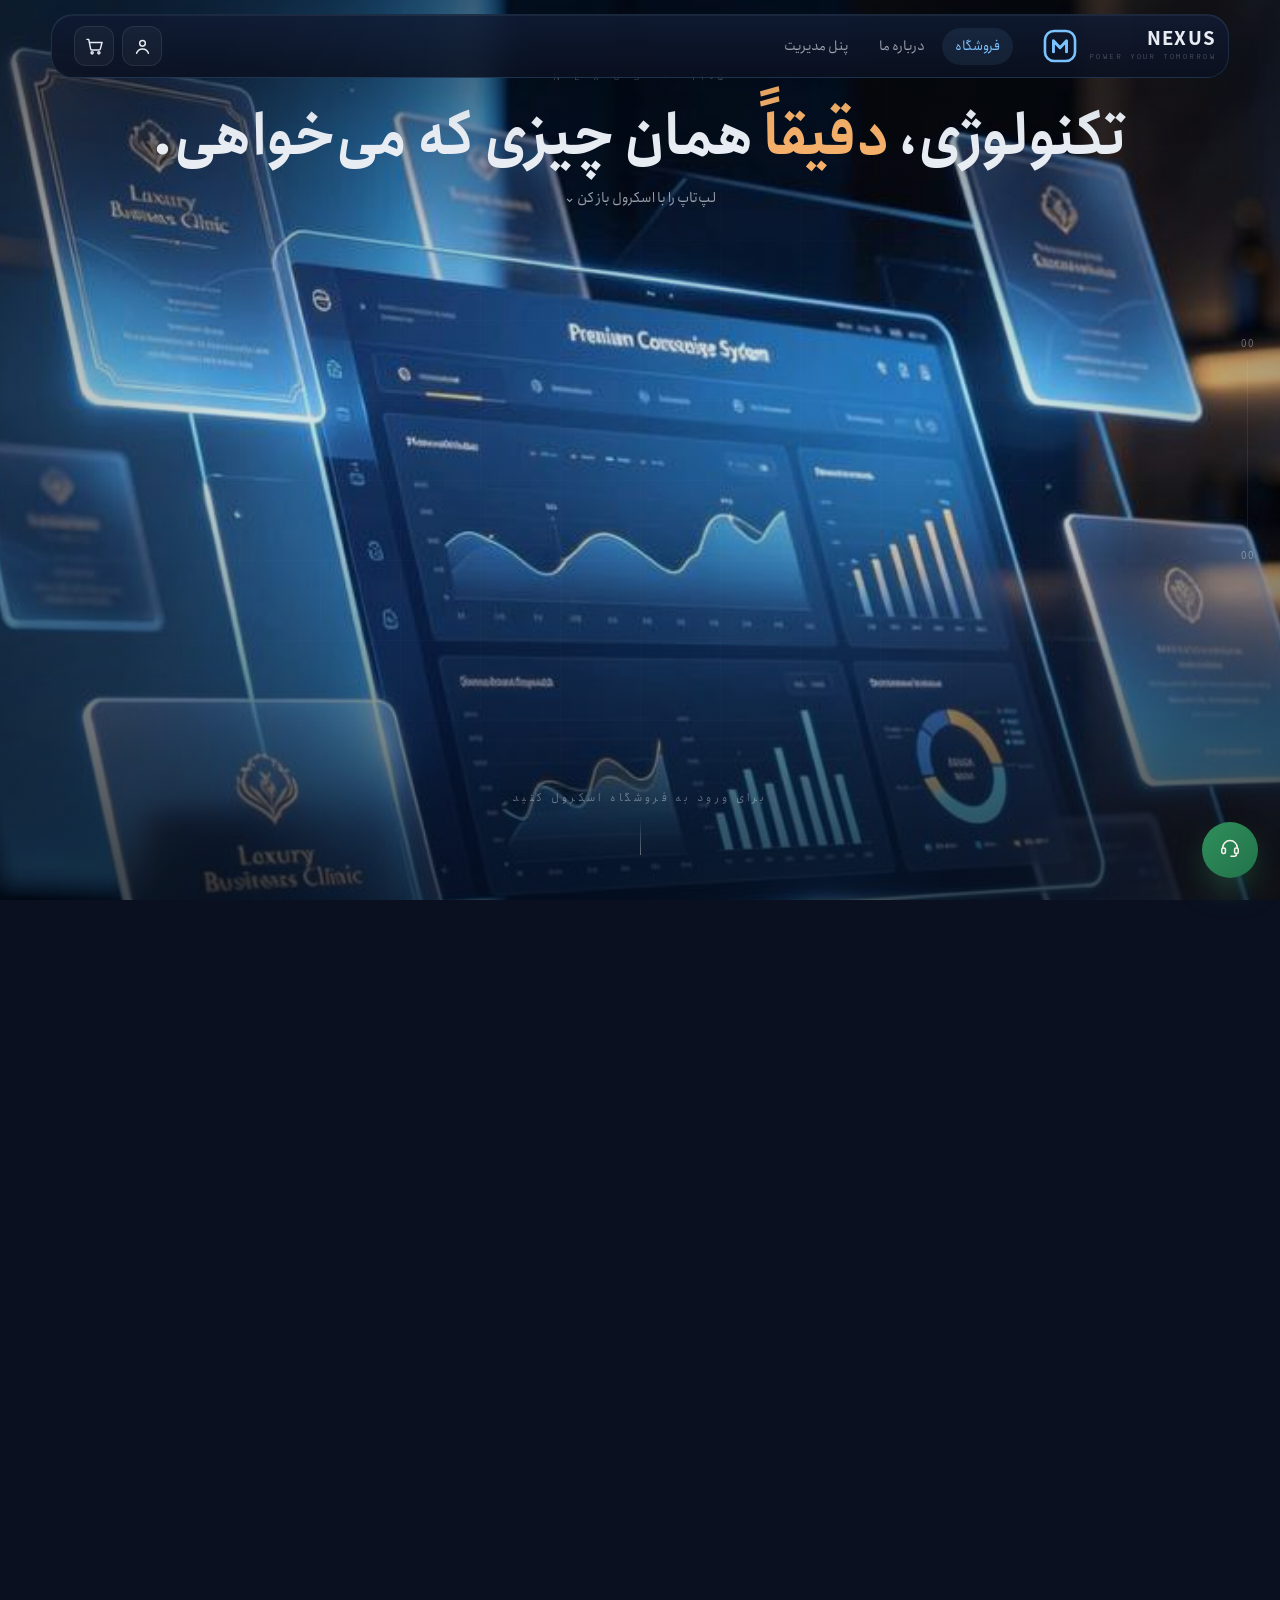
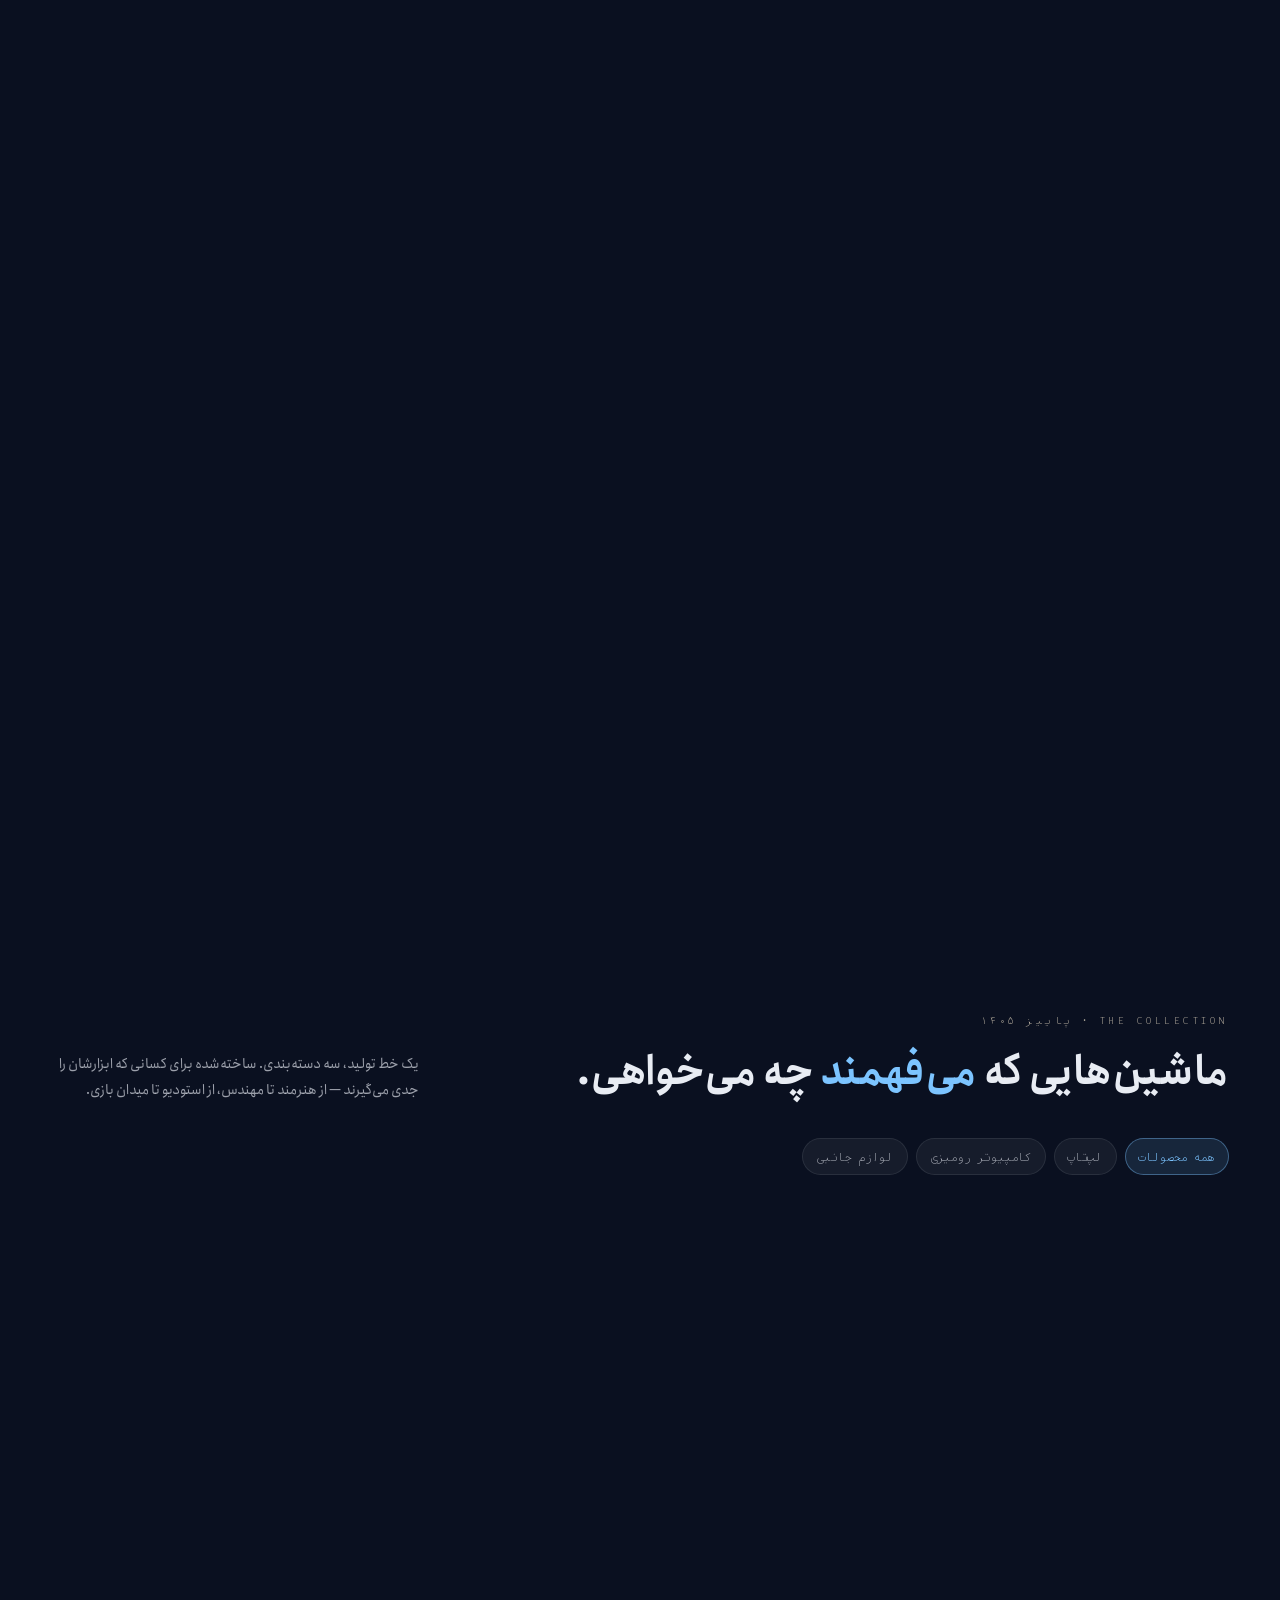
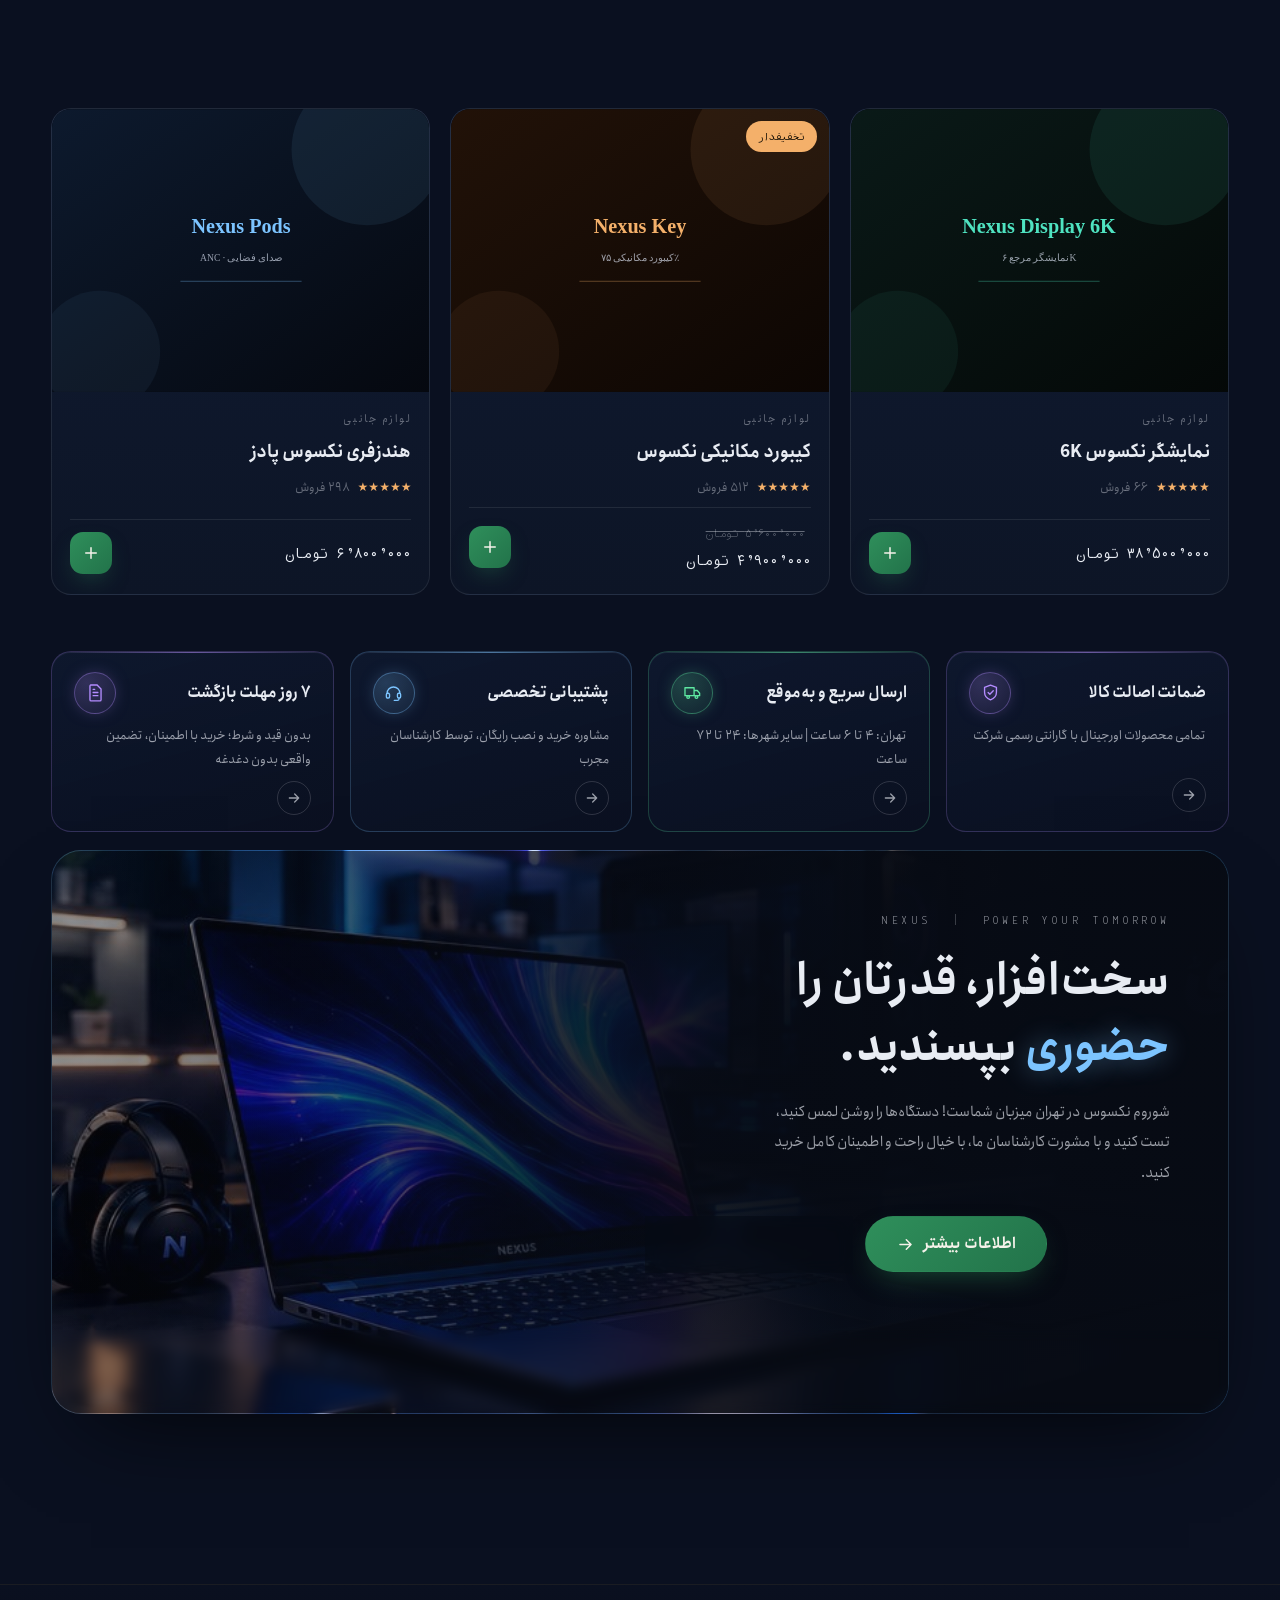
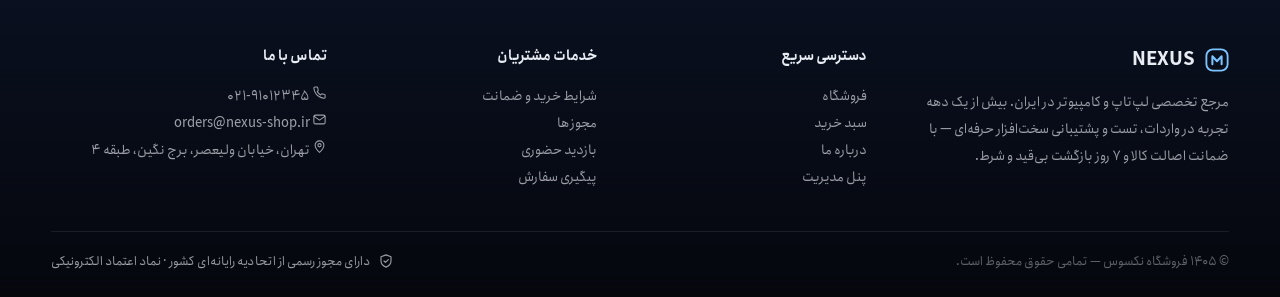
<file: index.html>
<!doctype html>
<html lang="fa" dir="rtl">
<head>
<meta charset="utf-8" />
<meta name="viewport" content="width=device-width, initial-scale=1, viewport-fit=cover" />
<title>نکسوس — فروشگاه تخصصی لپ‌تاپ و کامپیوتر</title>
<meta name="description" content="فروشگاه تخصصی لپ‌تاپ و کامپیوتر نکسوس — خرید لپ‌تاپ گیمینگ، ایستگاه کاری و لوازم جانبی با ضمانت اصالت کالا." />
<link rel="stylesheet" href="fonts/fonts.css?v=2">
<link rel="stylesheet" href="css/styles.css?v=12">
<link rel="stylesheet" href="css/hero.css?v=100">
<link rel="icon" href="data:image/svg+xml,<svg xmlns='http://www.w3.org/2000/svg' viewBox='0 0 26 26'><rect x='1' y='1' width='24' height='24' rx='7' fill='%230a1020' stroke='%237cc4ff' stroke-width='2'/><path d='M8 17.5V9l5 5.4L18 9v8.5' stroke='%237cc4ff' stroke-width='2.2' fill='none' stroke-linecap='round'/></svg>">
<script src="js/vendor/gsap.min.js"></script>
<script src="js/vendor/ScrollTrigger.min.js"></script>
</head>
<body>

<!-- ============ HERO: LAPTOP OPENS ON SCROLL ============ -->
<section class="hero-scroll" id="heroScroll">
  <div class="hero-stage" id="heroStage">

    <!-- holographic blue dashboard photo backdrop behind the laptop -->
    <div class="hero-bg" id="heroBg" aria-hidden="true">
      <img src="img/holo-dashboard.jpg" alt="" class="hero-bg-photo">
      <!-- soft warm tint + vignette so text and laptop stay readable -->
      <div class="hero-bg-tint"></div>
    </div>

    <div class="hero-copy top" id="heroTop">
      <div class="hero-eyebrow">N E X U S &nbsp;·&nbsp; ۱۴۰۵</div>
      <h1 class="hero-headline">
        تکنولوژی، <em>دقیقاً</em> همان چیزی که می‌خواهی.
      </h1>
      <div class="hero-sub">لپ‌تاپ را با اسکرول باز کن ⌄</div>
    </div>

    <div class="scene" id="scene">
      <div class="camera" id="camera">
        <div class="glow" id="glow"></div>
        <div class="laptop-wrap" id="laptopWrap">
        <div class="laptop" id="laptop">
          <div class="lid" id="lid">
            <div class="lid-back"></div>
            <div class="lid-logo">NEXUS</div>
            <div class="lid-front">
              <div class="bezel">
                <div class="notch"></div>
                <div class="screen" id="screen">
                  <div class="ui" id="ui">
                    <div class="ui-top">
                      <div>NEXUS OS 26.1</div>
                      <div>SYSTEM ONLINE <span class="dot"></span></div>
                    </div>
                    <div class="ui-title">
                      قدرت خام. <span>سکوت مطلق.</span>
                    </div>
                    <div class="ui-grid" id="uiGrid">
                      <div class="spec"><div class="label">CPU</div><div class="value">Core i9</div><div class="sub">14th gen · 24 cores</div></div>
                      <div class="spec"><div class="label">GPU</div><div class="value">RTX 5080</div><div class="sub">16 GB GDDR7</div></div>
                      <div class="spec"><div class="label">RAM</div><div class="value">32 GB</div><div class="sub">DDR5 · 7200 MHz</div></div>
                      <div class="spec"><div class="label">SSD</div><div class="value">2 TB</div><div class="sub">NVMe Gen 5</div></div>
                    </div>
                    <div class="ui-foot">
                      <div>0.42s boot</div>
                      <div>—</div>
                      <div>silent mode</div>
                    </div>
                  </div>
                </div>
              </div>
            </div>
          </div>
          <div class="base">
            <div class="base-top"></div>
            <div class="deck">
              <div class="brandmark">NEXUS</div>
              <div class="keyboard" id="keyboard"></div>
              <div class="trackpad"></div>
            </div>
          </div>
        </div>
        <div class="shadow"></div>
        </div><!-- /laptop-wrap -->
      </div>
    </div>

    <div class="hero-copy bot" id="heroBot">
      <div class="scroll-hint">
        <span>برای ورود به فروشگاه اسکرول کنید</span>
        <span class="line"></span>
      </div>
    </div>

    <div class="rail" aria-hidden="true">
      <div>00</div>
      <div class="track"><div class="bar" id="railBar"></div></div>
      <div id="railNum">05</div>
    </div>

  </div>
</section>

<!-- ============ STORE ============ -->
<main class="store-over" id="store">
  <section class="section container" id="storeSection">
    <div class="section-head">
      <div>
        <div class="eyebrow">The Collection · پاییز ۱۴۰۵</div>
        <h2>ماشین‌هایی که <em>می‌فهمند</em> چه می‌خواهی.</h2>
      </div>
      <p>
        یک خط تولید، سه دسته‌بندی. ساخته‌شده برای کسانی که ابزارشان را جدی می‌گیرند —
        از هنرمند تا مهندس، از استودیو تا میدان بازی.
      </p>
    </div>

    <div class="chips" id="catChips" style="display:flex;gap:8px;flex-wrap:wrap;margin-bottom:26px">
      <button class="chip active" data-cat="all">همه محصولات</button>
      <button class="chip" data-cat="laptop">لپ‌تاپ</button>
      <button class="chip" data-cat="pc">کامپیوتر رومیزی</button>
      <button class="chip" data-cat="acc">لوازم جانبی</button>
    </div>

    <div class="product-grid" id="productGrid"></div>
  </section>
</main>

<!-- ============ INTRO TOP: FEATURE CARDS + SHOWROOM BANNER ============ -->
<section class="intro-top" id="introTop">
  <div class="container">

    <div class="feature-row">
      <article class="fcard reveal" style="--fc:180 140 255">
        <div class="fcard-head"><h3>ضمانت اصالت کالا</h3><span class="fcard-ico" data-ico="shield"></span></div>
        <p>تمامی محصولات اورجینال با گارانتی رسمی شرکت</p>
        <a class="fcard-arrow" href="about.html#license" aria-label="اطلاعات بیشتر"></a>
      </article>
      <article class="fcard reveal" style="--fc:94 231 161">
        <div class="fcard-head"><h3>ارسال سریع و به‌موقع</h3><span class="fcard-ico" data-ico="truck"></span></div>
        <p>تهران: ۴ تا ۶ ساعت | سایر شهرها: ۲۴ تا ۷۲ ساعت</p>
        <a class="fcard-arrow" href="about.html#terms" aria-label="اطلاعات بیشتر"></a>
      </article>
      <article class="fcard reveal" style="--fc:124 196 255">
        <div class="fcard-head"><h3>پشتیبانی تخصصی</h3><span class="fcard-ico" data-ico="headset"></span></div>
        <p>مشاوره خرید و نصب رایگان، توسط کارشناسان مجرب</p>
        <a class="fcard-arrow" href="about.html#visit" aria-label="اطلاعات بیشتر"></a>
      </article>
      <article class="fcard reveal" style="--fc:180 140 255">
        <div class="fcard-head"><h3>۷ روز مهلت بازگشت</h3><span class="fcard-ico" data-ico="doc"></span></div>
        <p>بدون قید و شرط؛ خرید با اطمینان، تضمین واقعی بدون دغدغه</p>
        <a class="fcard-arrow" href="about.html#terms" aria-label="اطلاعات بیشتر"></a>
      </article>
    </div>

    <div class="showroom-banner reveal" id="showroom">
      <div class="sb-overlay" aria-hidden="true"></div>
      <div class="sb-content">
        <div class="sb-eyebrow">NEXUS <i>|</i> POWER YOUR TOMORROW</div>
        <h1 class="sb-title">سخت‌افزار، قدرتان را <em>حضوری</em> بپسندید.</h1>
        <p class="sb-desc">شوروم نکسوس در تهران میزبان شماست! دستگاه‌ها را روشن لمس کنید، تست کنید و با مشورت کارشناسان ما، با خیال راحت و اطمینان کامل خرید کنید.</p>
        <div class="sb-actions">
          <a href="about.html#visit" class="btn btn-primary btn-lg">اطلاعات بیشتر <span class="sb-arr"></span></a>
          <a href="cart.html" class="btn btn-ghost btn-lg"><span class="sb-cart"></span> مشاهده سبد خرید</a>
        </div>
      </div>
      <div class="sb-feats">
        <div class="sbf"><span class="sbf-ico" data-ico="star"></span><div><b>محصولات اورجینال</b><small>با گارانتی معتبر</small></div></div>
        <div class="sbf"><span class="sbf-ico" data-ico="headset"></span><div><b>پشتیبانی حرفه‌ای</b><small>قبل و بعد از خرید</small></div></div>
        <div class="sbf"><span class="sbf-ico" data-ico="truck"></span><div><b>ارسال سریع</b><small>به سراسر کشور</small></div></div>
        <div class="sbf"><span class="sbf-ico" data-ico="shield"></span><div><b>تضمین کیفیت</b><small>برندهای معتبر جهانی</small></div></div>
      </div>
    </div>

  </div>
</section>

<script src="js/store.js?v=8"></script>
<script src="js/app.js?v=11"></script>
<script src="js/hero.js?v=101"></script>
<script>
/* ---- render products with category filter ---- */
(function () {
  const S = window.NexusStore, UI = window.NexusUI;
  const grid = document.getElementById('productGrid');

  function render(cat) {
    grid.innerHTML = '';
    const list = S.getProducts().filter((p) => cat === 'all' || p.category === cat);
    list.forEach((p) => grid.append(UI.productCard(p)));
    if (!list.length) {
      grid.innerHTML = `<div class="empty-state" style="grid-column:1/-1">
        <div class="es-ico">${UI.icon('box', 30)}</div>
        <h3>محصولی در این دسته نیست</h3><p>به‌زودی مدل‌های جدید اضافه می‌شوند.</p>
      </div>`;
    }
    UI.observeReveals(grid);
  }

  render('all');

  document.querySelectorAll('#catChips .chip').forEach((chip) => {
    chip.addEventListener('click', () => {
      document.querySelectorAll('#catChips .chip').forEach((c) => c.classList.remove('active'));
      chip.classList.add('active');
      render(chip.dataset.cat);
    });
  });

  /* intro icons: feature cards + banner mini-features + banner buttons */
  document.querySelectorAll('.fcard-ico,.sbf-ico,.sb-arr,.sb-cart,.fcard-arrow').forEach((el) => {
    const name = (el.classList.contains('sb-arr') || el.classList.contains('fcard-arrow')) ? 'arrow'
      : el.classList.contains('sb-cart') ? 'cart' : el.dataset.ico;
    el.innerHTML = UI.icon(name, el.classList.contains('fcard-arrow') ? 16 : 19);
  });

  /* if URL has #store, jump past the hero pin cleanly */
  if (location.hash === '#store') {
    setTimeout(() => document.getElementById('storeSection').scrollIntoView(), 60);
  }
})();
</script>

</body>
</html>
</file>
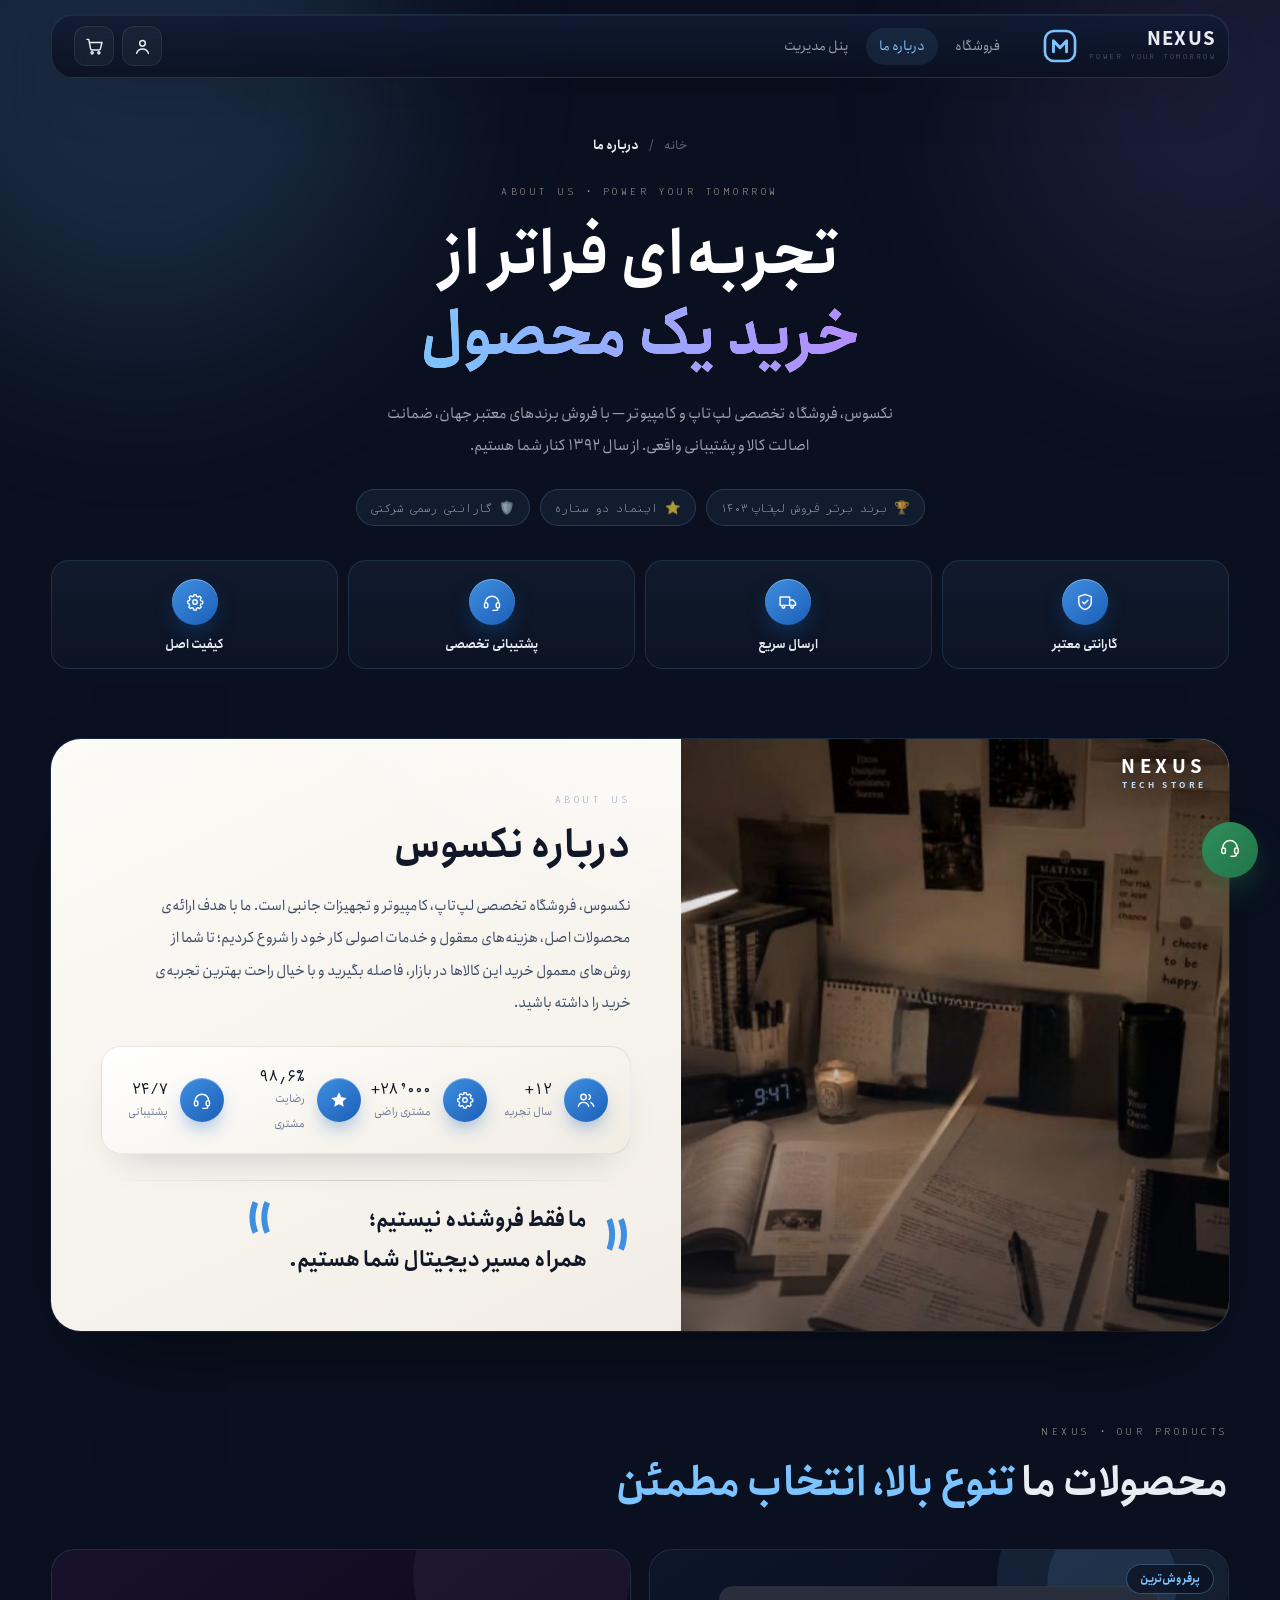
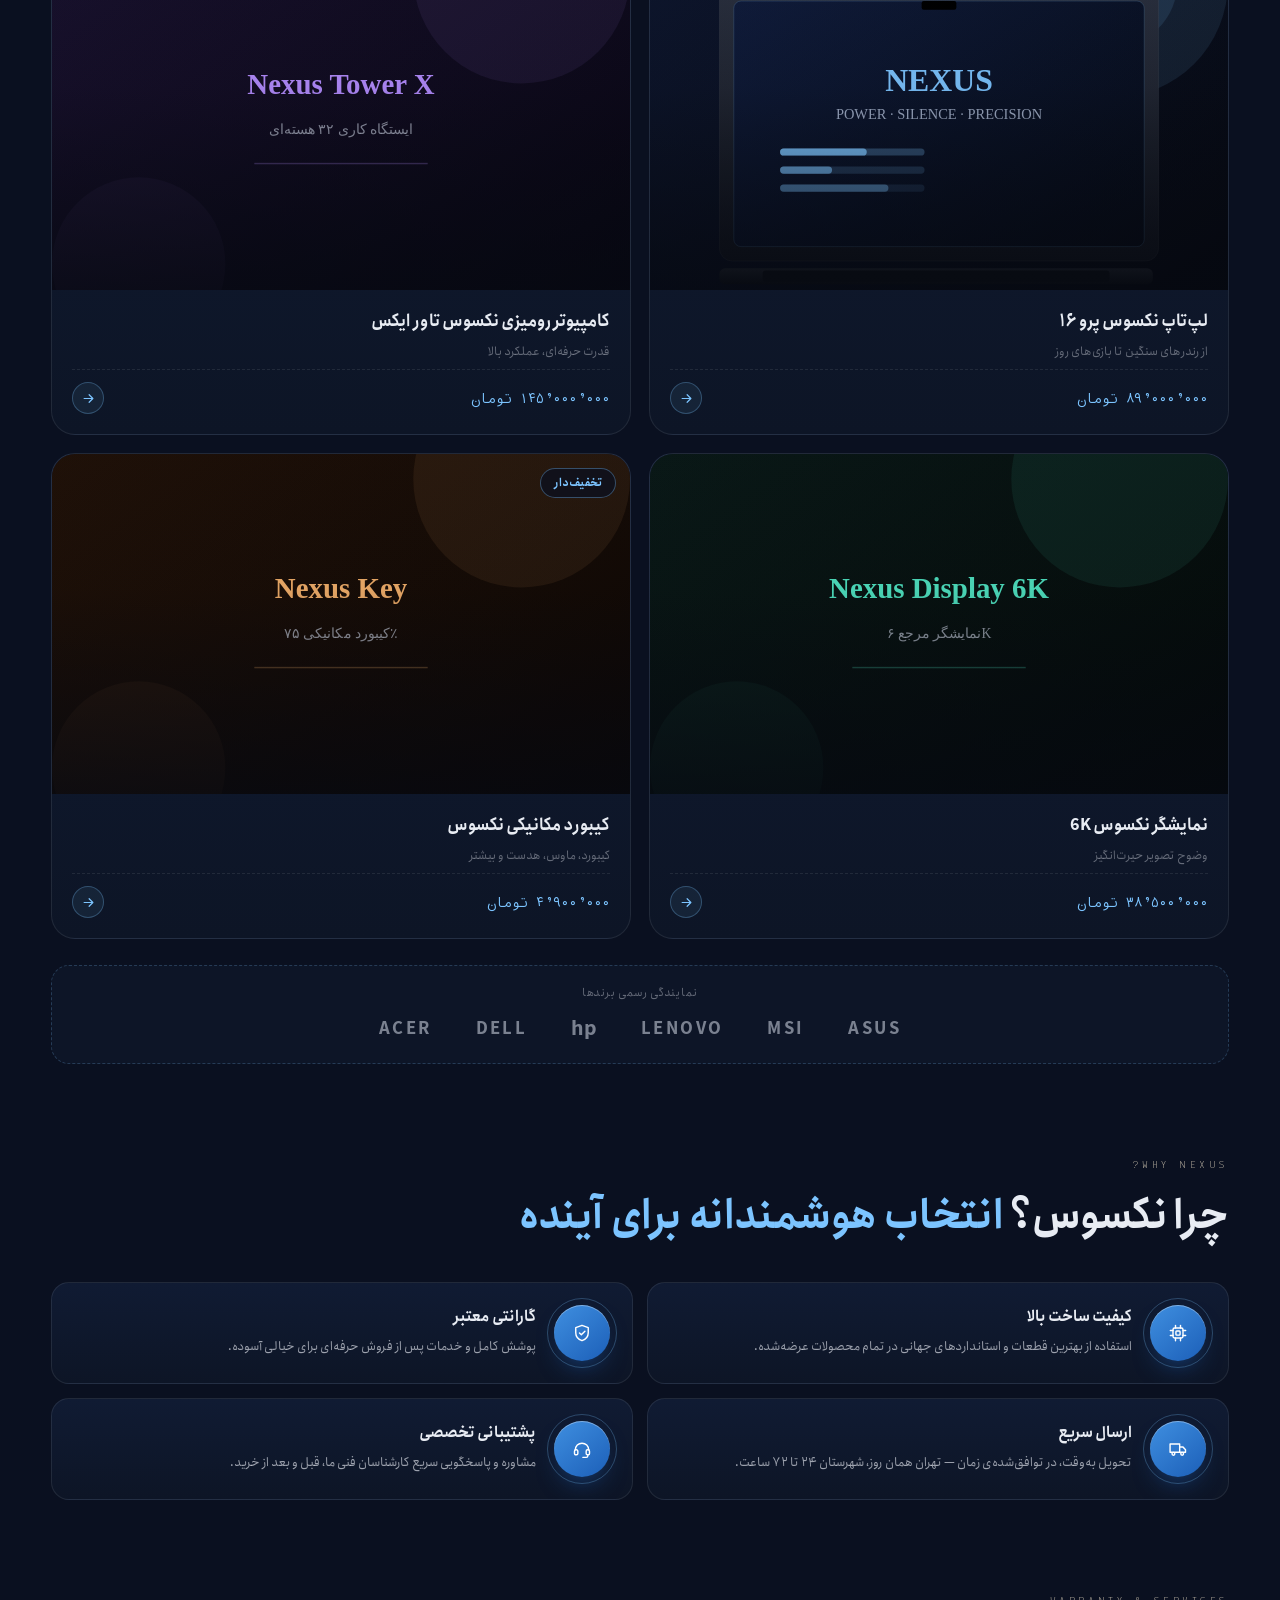
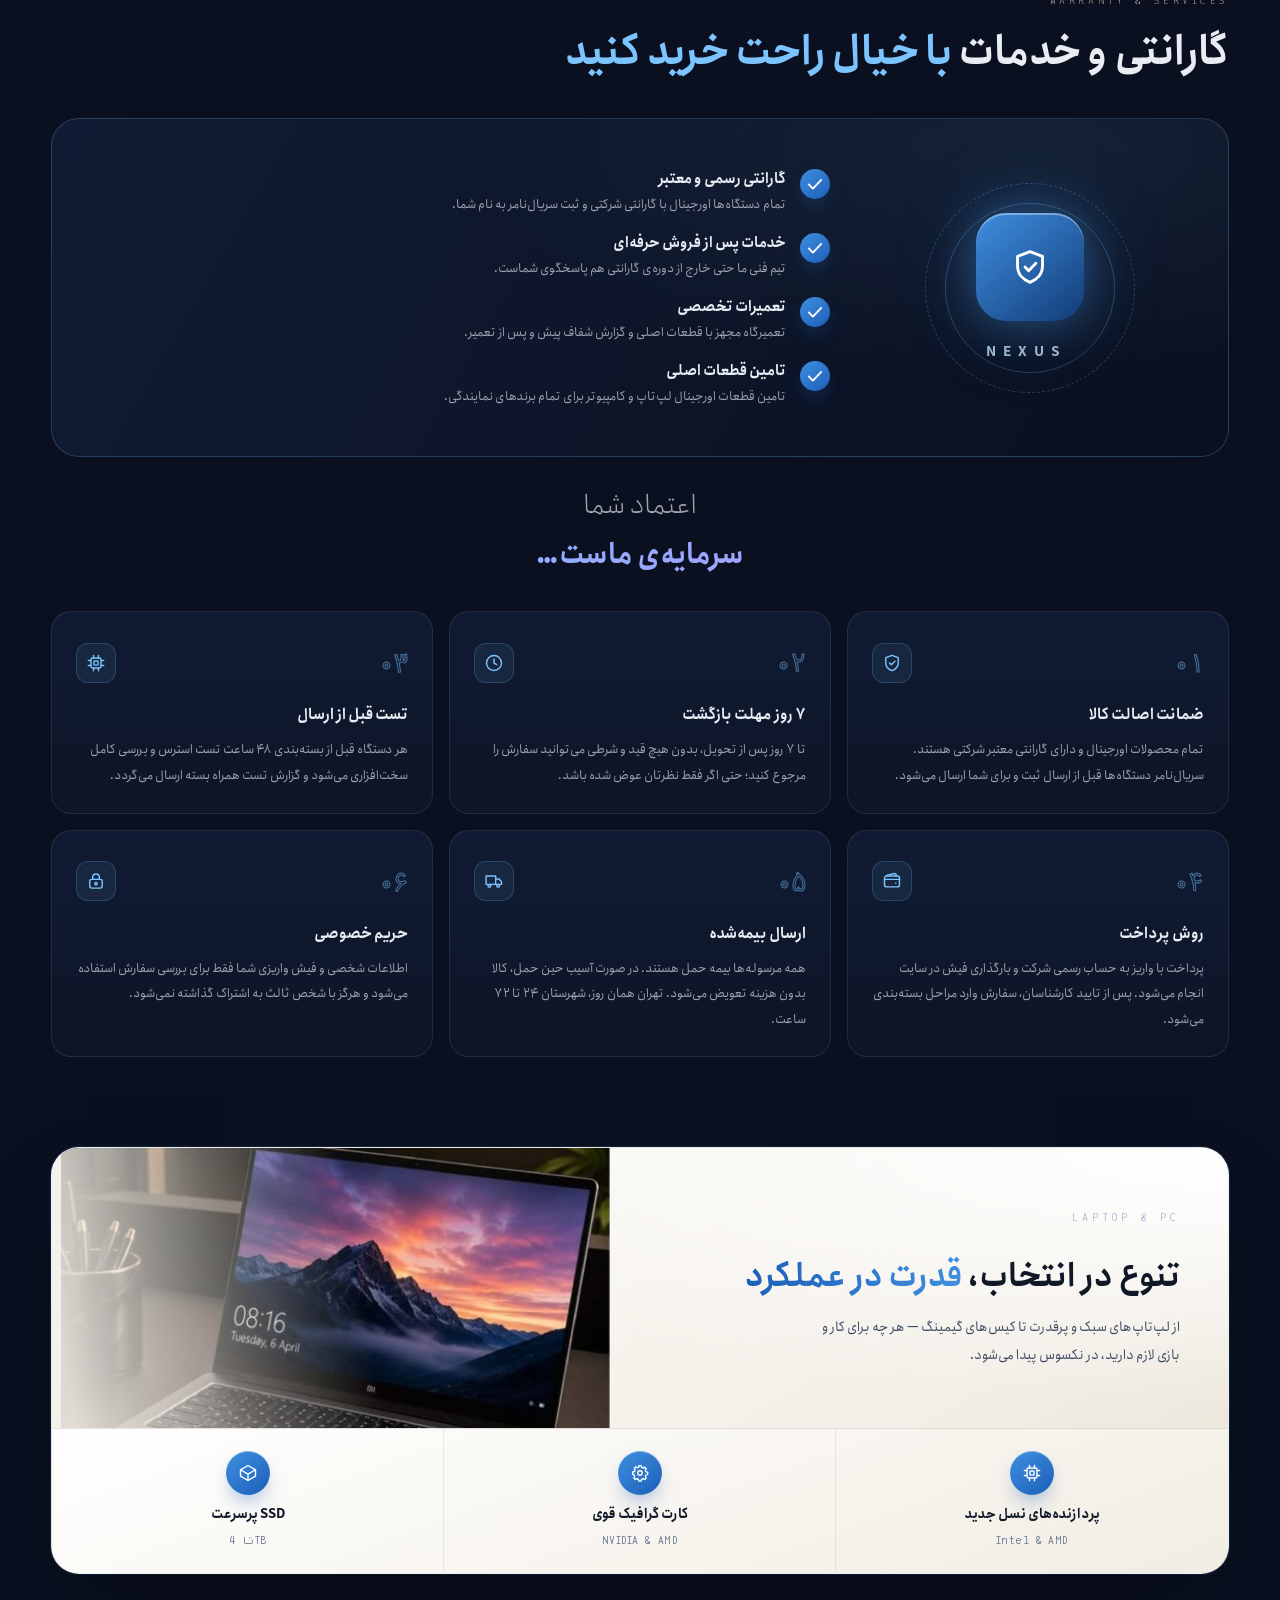
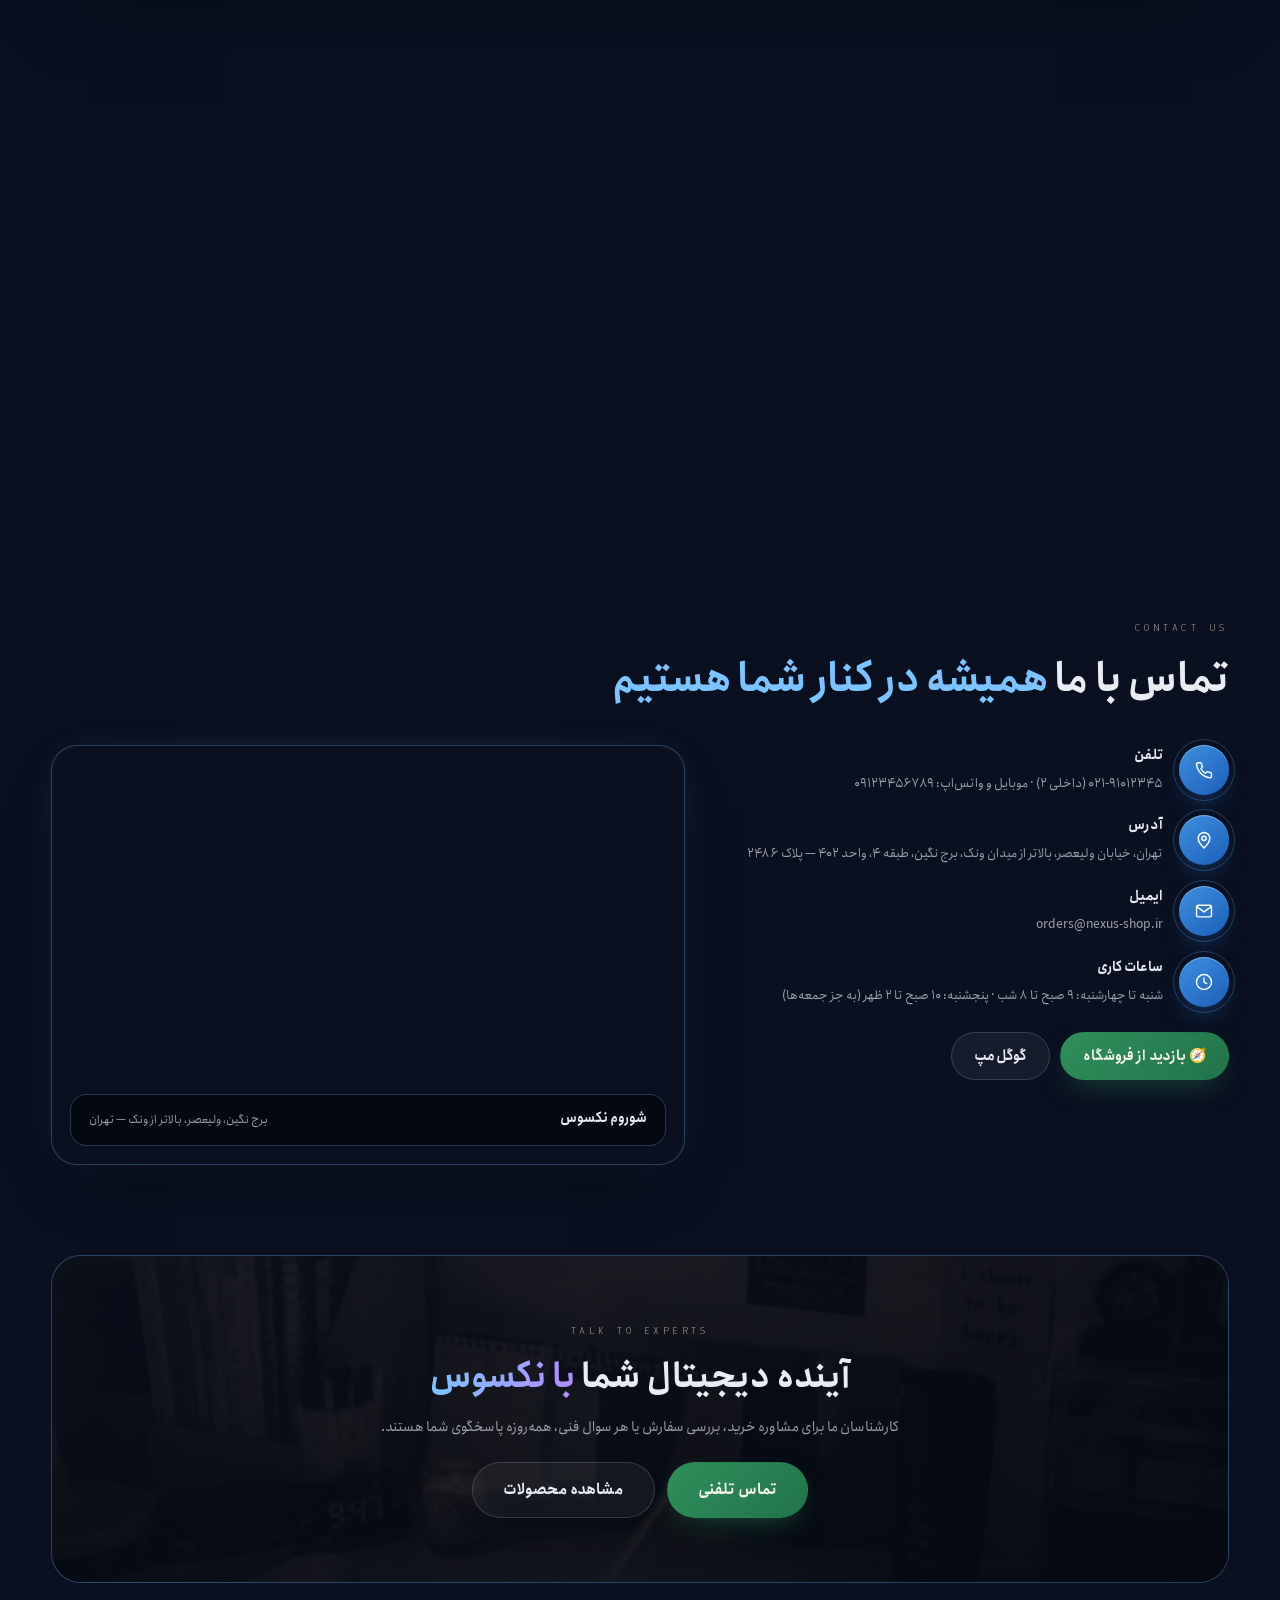
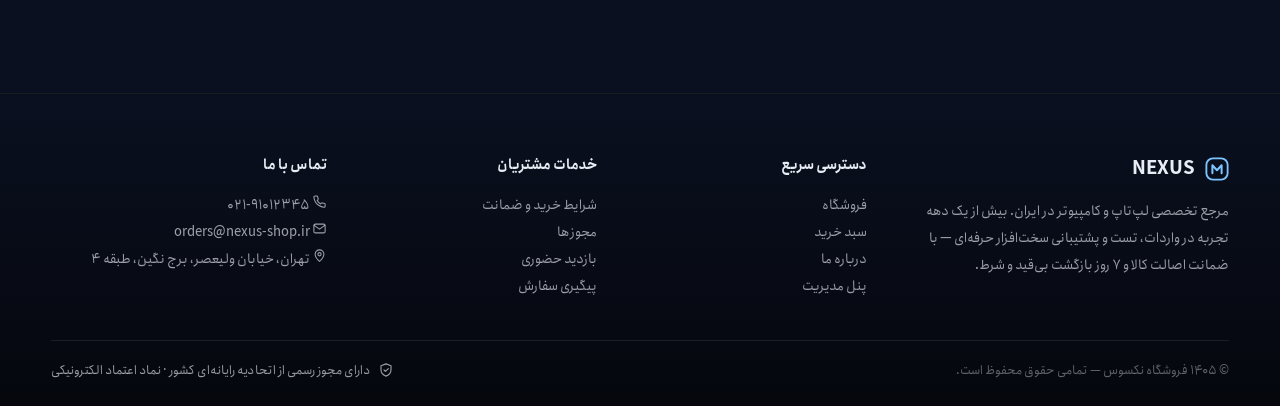
<file: about.html>
<!doctype html>
<html lang="fa" dir="rtl">
<head>
<meta charset="utf-8" />
<meta name="viewport" content="width=device-width, initial-scale=1, viewport-fit=cover" />
<title>درباره ما — نکسوس</title>
<link rel="stylesheet" href="fonts/fonts.css?v=2">
<link rel="stylesheet" href="css/styles.css?v=11">
<link rel="icon" href="data:image/svg+xml,<svg xmlns='http://www.w3.org/2000/svg' viewBox='0 0 26 26'><rect x='1' y='1' width='24' height='24' rx='7' fill='%230a1020' stroke='%237cc4ff' stroke-width='2'/><path d='M8 17.5V9l5 5.4L18 9v8.5' stroke='%237cc4ff' stroke-width='2.2' fill='none' stroke-linecap='round'/></svg>">
</head>
<body>

<main>
  <!-- ============ HERO (dark cinematic — poster panel 1) ============ -->
  <section class="ab-hero">
    <div class="ab-hero-glow g1"></div>
    <div class="ab-hero-glow g2"></div>
    <div class="container ab-hero-inner">
      <nav class="ab-crumb" aria-label="مسیر صفحه">
        <a href="index.html">خانه</a><i>/</i><b>درباره ما</b>
      </nav>

      <div class="eyebrow ab-eyebrow">About Us · Power Your Tomorrow</div>
      <h1 class="ab-title">
        تجربه‌ای فراتر از<br>
        <em>خرید یک محصول</em>
      </h1>
      <p class="ab-lede">
        نکسوس، فروشگاه تخصصی لپ‌تاپ و کامپیوتر — با فروش برندهای معتبر جهان،
        ضمانت اصالت کالا و پشتیبانی واقعی. از سال ۱۳۹۲ کنار شما هستیم.
      </p>

      <div class="ab-hero-chips">
        <span class="chip">🏆 برند برتر فروش لپ‌تاپ ۱۴۰۳</span>
        <span class="chip">⭐ اینماد دو ستاره</span>
        <span class="chip">🛡️ گارانتی رسمی شرکتی</span>
      </div>

      <!-- mini feature pills like poster panel 1 bottom band -->
      <div class="ab-hero-minis reveal">
        <div class="mini"><span class="mini-ico" data-ico="shield"></span><b>گارانتی معتبر</b></div>
        <div class="mini"><span class="mini-ico" data-ico="truck"></span><b>ارسال سریع</b></div>
        <div class="mini"><span class="mini-ico" data-ico="headset"></span><b>پشتیبانی تخصصی</b></div>
        <div class="mini"><span class="mini-ico" data-ico="gear"></span><b>کیفیت اصل</b></div>
      </div>
    </div>
  </section>

  <!-- ============ STORY — light paper card (poster panel 2) ============ -->
  <section class="container ab-paper-wrap">
    <div class="ab-paper reveal">
      <div class="paper-photo">
        <img src="img/study-desk.jpg" alt="شوروم نکسوس" loading="lazy">
        <div class="paper-photo-tint"></div>
        <span class="paper-photo-mark">NEXUS<small>TECH STORE</small></span>
      </div>

      <div class="paper-body">
        <div class="eyebrow paper-eyebrow">About Us</div>
        <h2>درباره نکسوس</h2>
        <p>
          نکسوس، فروشگاه تخصصی لپ‌تاپ، کامپیوتر و تجهیزات جانبی است. ما با هدف ارائه‌ی
          محصولات اصل، هزینه‌های معقول و خدمات اصولی کار خود را شروع کردیم؛ تا شما
          از روش‌های معمول خرید این کالاها در بازار، فاصله بگیرید و با خیال راحت
          بهترین تجربه‌ی خرید را داشته باشید.
        </p>

        <!-- stat band with round icons -->
        <div class="paper-stats">
          <div class="pstat">
            <span class="pstat-ico" data-ico="users"></span>
            <div><b><span data-count="12">۰</span>+</b><small>سال تجربه</small></div>
          </div>
          <div class="pstat">
            <span class="pstat-ico" data-ico="gear"></span>
            <div><b><span data-count="28000">۰</span>+</b><small>مشتری راضی</small></div>
          </div>
          <div class="pstat">
            <span class="pstat-ico" data-ico="star"></span>
            <div><b><span data-count="98.6">۰</span>٪</b><small>رضایت مشتری</small></div>
          </div>
          <div class="pstat">
            <span class="pstat-ico" data-ico="headset"></span>
            <div><b>۲۴/۷</b><small>پشتیبانی</small></div>
          </div>
        </div>

        <div class="paper-divider"></div>

        <!-- big quote like poster -->
        <blockquote class="paper-quote">
          <span class="pq-mark">«</span>
          <div>
            ما فقط فروشنده نیستیم؛
            <br>همراه مسیر دیجیتال شما هستیم.
          </div>
        </blockquote>
      </div>
    </div>
  </section>

  <!-- ============ PRODUCTS SHOWCASE (poster panel 3) ============ -->
  <section class="section container" id="showcase">
    <div class="section-head">
      <div>
        <div class="eyebrow">Nexus · Our Products</div>
        <h2>محصولات ما <em>تنوع بالا، انتخاب مطمئن</em></h2>
      </div>
    </div>

    <div class="ab-showcase" id="abShowcase"><!-- JS renders real store products --></div>

    <!-- official brands strip -->
    <div class="ab-brands reveal" aria-label="برندهای رسمی">
      <span class="ab-brands-label">نمایندگی رسمی برندها</span>
      <div class="ab-brands-row">
        <b>ASUS</b><b>MSI</b><b>LENOVO</b><b class="hp">hp</b><b>DELL</b><b>ACER</b>
      </div>
    </div>
  </section>

  <!-- ============ WHY NEXUS (poster panel 4) ============ -->
  <section class="section container">
    <div class="section-head">
      <div>
        <div class="eyebrow">Why Nexus?</div>
        <h2>چرا نکسوس؟ <em>انتخاب هوشمندانه برای آینده</em></h2>
      </div>
    </div>

    <div class="ab-why">
      <div class="why-row reveal">
        <span class="why-ico" data-ico="cpu"></span>
        <div>
          <b>کیفیت ساخت بالا</b>
          <p>استفاده از بهترین قطعات و استانداردهای جهانی در تمام محصولات عرضه‌شده.</p>
        </div>
      </div>
      <div class="why-row reveal">
        <span class="why-ico" data-ico="shield"></span>
        <div>
          <b>گارانتی معتبر</b>
          <p>پوشش کامل و خدمات پس از فروش حرفه‌ای برای خیالی آسوده.</p>
        </div>
      </div>
      <div class="why-row reveal">
        <span class="why-ico" data-ico="truck"></span>
        <div>
          <b>ارسال سریع</b>
          <p>تحویل به‌وقت، در توافق‌شده‌ی زمان — تهران همان روز، شهرستان ۲۴ تا ۷۲ ساعت.</p>
        </div>
      </div>
      <div class="why-row reveal">
        <span class="why-ico" data-ico="headset"></span>
        <div>
          <b>پشتیبانی تخصصی</b>
          <p>مشاوره و پاسخگویی سریع کارشناسان فنی ما، قبل و بعد از خرید.</p>
        </div>
      </div>
    </div>
  </section>

  <!-- ============ WARRANTY & SERVICES (poster panel 5) ============ -->
  <section class="section container" id="terms">
    <div class="section-head">
      <div>
        <div class="eyebrow">Warranty &amp; Services</div>
        <h2>گارانتی و خدمات <em>با خیال راحت خرید کنید</em></h2>
      </div>
    </div>

    <div class="ab-warranty reveal">
      <div class="w-shield">
        <span class="ws-ring r1"></span>
        <span class="ws-ring r2"></span>
        <div class="ws-core" data-ico="shield"></div>
        <b class="ws-word">NEXUS</b>
      </div>
      <div class="w-list">
        <div class="w-item"><span class="w-check" data-ico="check"></span><div><b>گارانتی رسمی و معتبر</b><p>تمام دستگاه‌ها اورجینال با گارانتی شرکتی و ثبت سریال‌نامر به نام شما.</p></div></div>
        <div class="w-item"><span class="w-check" data-ico="check"></span><div><b>خدمات پس از فروش حرفه‌ای</b><p>تیم فنی ما حتی خارج از دوره‌ی گارانتی هم پاسخگوی شماست.</p></div></div>
        <div class="w-item"><span class="w-check" data-ico="check"></span><div><b>تعمیرات تخصصی</b><p>تعمیرگاه مجهز با قطعات اصلی و گزارش شفاف پیش و پس از تعمیر.</p></div></div>
        <div class="w-item"><span class="w-check" data-ico="check"></span><div><b>تامین قطعات اصلی</b><p>تامین قطعات اورجینال لپ‌تاپ و کامپیوتر برای تمام برندهای نمایندگی.</p></div></div>
      </div>
    </div>

    <div class="ab-trust reveal">
      اعتماد شما
      <b>سرمایه‌ی ماست…</b>
    </div>

    <!-- detailed terms (kept from before) -->
    <div class="terms-grid">
      <div class="term-card reveal">
        <div class="term-top"><span class="term-num">۰۱</span><span class="term-ico" data-ico="shield"></span></div>
        <h3>ضمانت اصالت کالا</h3>
        <p>تمام محصولات اورجینال و دارای گارانتی معتبر شرکتی هستند. سریال‌نامر دستگاه‌ها قبل از ارسال ثبت و برای شما ارسال می‌شود.</p>
      </div>
      <div class="term-card reveal">
        <div class="term-top"><span class="term-num">۰۲</span><span class="term-ico" data-ico="clock"></span></div>
        <h3>۷ روز مهلت بازگشت</h3>
        <p>تا ۷ روز پس از تحویل، بدون هیچ قید و شرطی می‌توانید سفارش را مرجوع کنید؛ حتی اگر فقط نظرتان عوض شده باشد.</p>
      </div>
      <div class="term-card reveal">
        <div class="term-top"><span class="term-num">۰۳</span><span class="term-ico" data-ico="cpu"></span></div>
        <h3>تست قبل از ارسال</h3>
        <p>هر دستگاه قبل از بسته‌بندی ۴۸ ساعت تست استرس و بررسی کامل سخت‌افزاری می‌شود و گزارش تست همراه بسته ارسال می‌گردد.</p>
      </div>
      <div class="term-card reveal">
        <div class="term-top"><span class="term-num">۰۴</span><span class="term-ico" data-ico="wallet"></span></div>
        <h3>روش پرداخت</h3>
        <p>پرداخت با واریز به حساب رسمی شرکت و بارگذاری فیش در سایت انجام می‌شود. پس از تایید کارشناسان، سفارش وارد مراحل بسته‌بندی می‌شود.</p>
      </div>
      <div class="term-card reveal">
        <div class="term-top"><span class="term-num">۰۵</span><span class="term-ico" data-ico="truck"></span></div>
        <h3>ارسال بیمه‌شده</h3>
        <p>همه مرسوله‌ها بیمه حمل هستند. در صورت آسیب حین حمل، کالا بدون هزینه تعویض می‌شود. تهران همان روز، شهرستان ۲۴ تا ۷۲ ساعت.</p>
      </div>
      <div class="term-card reveal">
        <div class="term-top"><span class="term-num">۰۶</span><span class="term-ico" data-ico="lock"></span></div>
        <h3>حریم خصوصی</h3>
        <p>اطلاعات شخصی و فیش واریزی شما فقط برای بررسی سفارش استفاده می‌شود و هرگز با شخص ثالث به اشتراک گذاشته نمی‌شود.</p>
      </div>
    </div>
  </section>

  <!-- ============ SPEC BANNER — light panel (poster 6) ============ -->
  <section class="section container">
    <div class="ab-specban reveal">
      <div class="sb-head">
        <div class="eyebrow sb-eyebrow">Laptop &amp; PC</div>
        <h2>تنوع در انتخاب، <em>قدرت در عملکرد</em></h2>
        <p>از لپ‌تاپ‌های سبک و پرقدرت تا کیس‌های گیمینگ — هر چه برای کار و بازی لازم دارید، در نکسوس پیدا می‌شود.</p>
      </div>
      <div class="sb-media">
        <img src="img/nexus-air-desk.jpg" alt="لپ‌تاپ و کامپیوتر نکسوس" loading="lazy">
      </div>
      <div class="sb-specs">
        <div class="sb-spec"><span class="sb-ico" data-ico="cpu"></span><b>پردازنده‌های نسل جدید</b><small dir="ltr">Intel &amp; AMD</small></div>
        <div class="sb-spec"><span class="sb-ico" data-ico="gear"></span><b>کارت گرافیک قوی</b><small dir="ltr">NVIDIA &amp; AMD</small></div>
        <div class="sb-spec"><span class="sb-ico" data-ico="box"></span><b>SSD پرسرعت</b><small dir="ltr">تا 4TB</small></div>
      </div>
    </div>
  </section>

  <!-- ============ LICENSE ============ -->
  <section class="section container" id="license">
    <div class="license-card reveal">
      <div class="lic-seal" id="licBadge"></div>
      <div class="lic-body">
        <div class="eyebrow">Official License</div>
        <h2>مجوز رسمی فروش</h2>
        <p>
          فروشگاه نکسوس دارای مجوز رسمی کسب‌وکار از <b>اتحادیه صنف رایانه‌ای کشور</b> و
          <b>نماد اعتماد الکترونیکی (اینماد)</b> با رتبه دو ستاره است. تمام فعالیت‌های
          این فروشگاه زیر نظر قانون تجارت الکترونیکی جمهوری اسلامی ایران و
          ضوابط اتحادیه انجام می‌شود.
        </p>
        <div class="lic-meta">
          <div class="lic-item"><span>شماره ثبت شرکت</span><b dir="ltr">۵۴۸۹۳۲</b></div>
          <div class="lic-item"><span>شناسه ملی</span><b dir="ltr">۱۴۰۰۹۹۸۸۷۷۲</b></div>
          <div class="lic-item"><span>شماره پروانه کسب</span><b dir="ltr">۲۲-۱۰۹-۸۸۷۴۵</b></div>
          <div class="lic-item"><span>کد اقتصادی</span><b dir="ltr">۴۱۱۳۴۵۶۷۸۹۰۱</b></div>
        </div>
        <div class="lic-stamps">
          <div class="stamp"><b>اینماد</b><span>رتبه ★★</span></div>
          <div class="stamp"><b>اتحادیه</b><span>صنف رایانه‌ای</span></div>
          <div class="stamp"><b>ساماندهی</b><span>ثبت‌شده</span></div>
        </div>
      </div>
    </div>
  </section>

  <!-- ============ CONTACT + REAL MAP (poster panel 7) ============ -->
  <section class="section container" id="visit">
    <div class="section-head">
      <div>
        <div class="eyebrow">Contact Us</div>
        <h2>تماس با ما <em>همیشه در کنار شما هستیم</em></h2>
      </div>
    </div>

    <div class="visit-grid">
      <div class="visit-info reveal">
        <div class="visit-item">
          <span class="vi-ico" data-ico="phone"></span>
          <div>
            <b>تلفن</b>
            <span>۰۲۱-۹۱۰۱۲۳۴۵ (داخلی ۲) · موبایل و واتس‌اپ: <bdi dir="ltr">۰۹۱۲۳۴۵۶۷۸۹</bdi></span>
          </div>
        </div>
        <div class="visit-item">
          <span class="vi-ico" data-ico="pin"></span>
          <div>
            <b>آدرس</b>
            <span>تهران، خیابان ولیعصر، بالاتر از میدان ونک، برج نگین، طبقه ۴، واحد ۴۰۲ — پلاک ۲۴۸۶</span>
          </div>
        </div>
        <div class="visit-item">
          <span class="vi-ico" data-ico="mail"></span>
          <div>
            <b>ایمیل</b>
            <span dir="ltr">orders@nexus-shop.ir</span>
          </div>
        </div>
        <div class="visit-item">
          <span class="vi-ico" data-ico="clock"></span>
          <div>
            <b>ساعات کاری</b>
            <span>شنبه تا چهارشنبه: ۹ صبح تا ۸ شب · پنجشنبه: ۱۰ صبح تا ۲ ظهر (به جز جمعه‌ها)</span>
          </div>
        </div>
        <div class="visit-actions">
          <a class="btn btn-primary" target="_blank" rel="noopener"
             href="https://neshan.org/maps/@35.7597,51.4100,17z">
            🧭 بازدید از فروشگاه
          </a>
          <a class="btn btn-ghost" target="_blank" rel="noopener"
             href="https://maps.google.com/?q=35.7597,51.4100">
            گوگل‌مپ
          </a>
        </div>
      </div>

      <!-- real, fully-clear interactive map (OpenStreetMap) -->
      <div class="visit-map reveal">
        <div class="map-frame">
          <iframe class="map-iframe"
            title="نقشه موقعیت شوروم نکسوس"
            loading="lazy"
            src="https://www.openstreetmap.org/export/embed.html?bbox=51.3950%2C35.7520%2C51.4260%2C35.7680&layer=mapnik&marker=35.7597%2C51.4100"></iframe>
          <div class="map-loading"><div class="spinner"></div>در حال بارگذاری نقشه…</div>
        </div>
        <div class="map-label">
          <b>شوروم نکسوس</b>
          <span>برج نگین، ولیعصر، بالاتر از ونک — تهران</span>
        </div>
      </div>
    </div>
  </section>

  <!-- ============ CTA — cinematic laptop photo (poster 8) ============ -->
  <section class="section container">
    <div class="about-cta reveal">
      <img class="cta-photo" src="img/study-desk.jpg" alt="" aria-hidden="true" loading="lazy">
      <div class="cta-tint"></div>
      <div class="cta-glow"></div>
      <div class="eyebrow">Talk To Experts</div>
      <h2>آینده دیجیتال شما <em>با نکسوس</em></h2>
      <p>کارشناسان ما برای مشاوره خرید، بررسی سفارش یا هر سوال فنی، همه‌روزه پاسخگوی شما هستند.</p>
      <div class="cta-actions">
        <a href="tel:02191012345" class="btn btn-primary btn-lg">تماس تلفنی</a>
        <a href="index.html#store" class="btn btn-ghost btn-lg">مشاهده محصولات</a>
      </div>
    </div>
  </section>
</main>

<script src="js/store.js?v=8"></script>
<script src="js/app.js?v=11"></script>
<script>
document.addEventListener('DOMContentLoaded', () => {
  const UI = window.NexusUI;
  const S  = window.NexusStore;
  document.querySelectorAll('[data-ico]').forEach((el) => { el.innerHTML = UI.icon(el.dataset.ico, el.classList.contains('ws-core') ? 40 : 20); });
  document.getElementById('licBadge').innerHTML = UI.icon('shield', 34);
  UI.observeReveals();

  /* ---- products showcase (real store items — poster grid) ---- */
  const showcase = document.getElementById('abShowcase');
  if (showcase) {
    const picks = [
      { id: 'p1', tag: 'از رندرهای سنگین تا بازی‌های روز' },
      { id: 'p3', tag: 'قدرت حرفه‌ای، عملکرد بالا' },
      { id: 'p4', tag: 'وضوح تصویر حیرت‌انگیز' },
      { id: 'p5', tag: 'کیبورد، ماوس، هدست و بیشتر' },
    ];
    picks.forEach(({ id, tag }) => {
      const p = S.getProduct(id);
      if (!p) return;
      const card = document.createElement('a');
      card.className = 'show-card reveal';
      card.href = 'index.html#store';
      card.innerHTML = `
        <span class="sc-media">
          <img src="${p.image}" alt="${S.esc(p.name_fa || p.name)}" loading="lazy">
          ${p.badge ? `<span class="sc-badge">${S.esc(p.badge)}</span>` : ''}
        </span>
        <span class="sc-body">
          <b>${S.esc(p.name_fa || p.name)}</b>
          <small>${S.esc(tag)}</small>
          <span class="sc-price-row">
            <span class="sc-price">${S.toman(p.price)}</span>
            <span class="sc-go">${UI.icon('arrowL', 15)}</span>
          </span>
        </span>`;
      showcase.appendChild(card);
    });
    UI.observeReveals(showcase);
  }

  /* ---- count-up for stats (Persian digits) ---- */
  const fmt = (n) => n.toLocaleString('fa-IR', {maximumFractionDigits: 1});
  const animate = (el) => {
    const target = parseFloat(el.dataset.count);
    const dur = 1400, t0 = performance.now();
    const step = (t) => {
      const p = Math.min(1, (t - t0) / dur);
      const eased = 1 - Math.pow(1 - p, 3);
      el.textContent = fmt(target * eased);
      if (p < 1) requestAnimationFrame(step);
    };
    requestAnimationFrame(step);
  };
  const io = new IntersectionObserver((entries) => {
    entries.forEach((e) => {
      if (e.isIntersecting) { animate(e.target); io.unobserve(e.target); }
    });
  }, {threshold: .5});
  document.querySelectorAll('[data-count]').forEach((el) => io.observe(el));

  /* ---- hide map loading veil when the iframe finishes ---- */
  const mapFrame = document.querySelector('.map-frame');
  const veil = document.querySelector('.map-loading');
  const iframe = document.querySelector('.map-iframe');
  if (iframe && veil) {
    iframe.addEventListener('load', () => mapFrame.classList.add('ready'));
    setTimeout(() => mapFrame.classList.add('ready'), 5000); /* safety */
  }
});
</script>

<style>
/* =========================================================
   ABOUT PAGE — NEXUS poster edition
   (dark cinematic + light paper card, per brand posters)
   ========================================================= */
:root{--ab-accent:#7cc4ff;--ab-paper:#f3efe8;--ab-ink:#101828}

/* ---- hero ---- */
.ab-hero{
  position:relative;
  padding:calc(var(--nav-h) + 72px) 0 36px;
  text-align:center;overflow:hidden;
}
.ab-hero-glow{position:absolute;border-radius:50%;filter:blur(90px);pointer-events:none}
.ab-hero-glow.g1{width:520px;height:520px;top:-180px;left:-120px;background:rgba(124,196,255,.14)}
.ab-hero-glow.g2{width:420px;height:420px;top:-100px;right:-140px;background:rgba(180,140,255,.10)}
.ab-hero-inner{position:relative;z-index:1}
.ab-crumb{display:flex;gap:10px;justify-content:center;font-size:12.5px;margin-bottom:26px}
.ab-crumb a{color:var(--ink3);transition:color .2s}
.ab-crumb a:hover{color:var(--ab-accent)}
.ab-crumb i{color:var(--ink3);font-style:normal}
.ab-crumb b{color:var(--ink)}
.ab-eyebrow{margin-bottom:14px}
.ab-title{
  font-size:clamp(30px,5.4vw,60px);font-weight:900;line-height:1.35;
  margin:0 auto 20px;max-width:16ch;
  background:linear-gradient(180deg,#fff 55%,rgba(255,255,255,.72));
  -webkit-background-clip:text;background-clip:text;-webkit-text-fill-color:transparent;
}
.ab-title em{
  font-style:normal;
  background:linear-gradient(90deg,var(--ab-accent),#b48cff);
  -webkit-background-clip:text;background-clip:text;-webkit-text-fill-color:transparent;
}
.ab-lede{
  max-width:64ch;margin-inline:auto;color:var(--ink2);
  font-size:15px;line-height:2.15;
}
.ab-hero-chips{display:flex;gap:10px;justify-content:center;flex-wrap:wrap;margin-top:26px}
.ab-hero-chips .chip{background:rgba(124,196,255,.07);border-color:rgba(124,196,255,.18)}

/* ========= LIGHT PAPER STORY CARD (poster 2) ========= */
.ab-paper-wrap{margin-top:34px}
.ab-paper{
  display:grid;grid-template-columns:1fr 1.15fr;
  background:
    radial-gradient(120% 90% at 88% -10%,#ffffff 0%,transparent 55%),
    linear-gradient(155deg,#fdfbf7 0%,var(--ab-paper) 70%,#e9e2d4 100%);
  border-radius:30px;overflow:hidden;
  color:var(--ab-ink);
  box-shadow:0 40px 90px -40px rgba(0,0,0,.65),0 0 0 1px rgba(124,196,255,.14);
  position:relative;
}
@media(max-width:880px){.ab-paper{grid-template-columns:1fr}}
.paper-photo{position:relative;min-height:320px;overflow:hidden}
.paper-photo img{width:100%;height:100%;object-fit:cover;display:block}
.paper-photo-tint{
  position:absolute;inset:0;
  background:linear-gradient(200deg,rgba(10,16,32,0) 30%,rgba(10,16,32,.55));
}
.paper-photo-mark{
  position:absolute;top:20px;inset-inline-start:22px;
  display:flex;flex-direction:column;line-height:1.05;
  font-weight:900;letter-spacing:.24em;font-size:19px;color:#fff;
  text-shadow:0 2px 18px rgba(0,0,0,.5);
}
.paper-photo-mark small{font-size:8.5px;letter-spacing:.42em;color:#bcd9f5;margin-top:4px;font-weight:700}
.paper-body{padding:clamp(26px,4vw,50px)}
.paper-eyebrow{color:#5f83b8}
.paper-eyebrow::before{background:#5f83b8}
.paper-body h2{font-size:clamp(24px,3.4vw,38px);font-weight:900;margin:6px 0 14px;color:var(--ab-ink)}
.paper-body > p{font-size:14.5px;line-height:2.25;color:#3d4a63;max-width:60ch}

/* stat band */
.paper-stats{
  display:grid;grid-template-columns:repeat(4,1fr);gap:10px;
  background:linear-gradient(160deg,#ffffff,#f2ede3);
  border:1px solid rgba(16,24,40,.08);
  border-radius:20px;padding:18px 16px;margin-top:26px;
  box-shadow:0 18px 40px -22px rgba(16,24,40,.25);
}
@media(max-width:640px){.paper-stats{grid-template-columns:repeat(2,1fr);row-gap:18px}}
.pstat{display:flex;align-items:center;gap:12px;justify-content:center}
.pstat-ico{
  width:44px;height:44px;flex:none;border-radius:50%;
  background:linear-gradient(140deg,#3f8fe0,#1c5fb8);
  color:#fff;display:grid;place-items:center;
  box-shadow:0 10px 22px -8px rgba(28,95,184,.65),inset 0 1px 0 rgba(255,255,255,.35);
}
.pstat b{
  display:block;font-family:'AzarMehr Mono','Anjoman',sans-serif;
  font-size:17px;font-weight:800;color:var(--ab-ink);line-height:1.2;white-space:nowrap;
}
.pstat small{font-size:11px;color:#6b7793}

.paper-divider{height:1px;background:linear-gradient(90deg,transparent,rgba(16,24,40,.16),transparent);margin:26px 0 20px}

/* big quote */
.paper-quote{display:flex;gap:14px;align-items:flex-start;margin:0}
.pq-mark{
  font-size:52px;line-height:.6;font-weight:900;color:#3f8fe0;
  margin-top:14px;flex:none;
}
.paper-quote div{
  font-size:clamp(16px,2.2vw,21px);font-weight:800;line-height:1.9;color:var(--ab-ink);
}
.paper-quote::after{
  content:"»";font-size:52px;line-height:.4;font-weight:900;color:#3f8fe0;
  display:block;text-align:left;margin-top:2px;
}

/* ========= PRODUCTS SHOWCASE (poster 3 — big 2×2 grid) ========= */
.ab-showcase{display:grid;grid-template-columns:repeat(2,1fr);gap:18px}
@media(max-width:680px){.ab-showcase{grid-template-columns:1fr}}
.show-card{
  display:flex;flex-direction:column;border-radius:24px;overflow:hidden;
  background:linear-gradient(180deg,var(--panel2),var(--panel));
  border:1px solid var(--line);text-decoration:none;position:relative;
  transition:transform .35s,border-color .35s,box-shadow .35s;
}
.show-card::before{
  content:"";position:absolute;inset-inline:0;top:0;height:1px;z-index:1;
  background:linear-gradient(90deg,transparent,rgba(124,196,255,.55),transparent);
  opacity:0;transition:opacity .35s;
}
.show-card:hover{
  transform:translateY(-7px);border-color:rgba(124,196,255,.42);
  box-shadow:0 30px 60px -24px rgba(124,196,255,.32);
}
.show-card:hover::before{opacity:1}
.sc-media{display:block;aspect-ratio:16/9.4;overflow:hidden;position:relative}
.sc-media img{width:100%;height:100%;object-fit:cover;transition:transform .65s}
.show-card:hover .sc-media img{transform:scale(1.07)}
.sc-media::after{
  content:"";position:absolute;inset:0;
  background:linear-gradient(180deg,rgba(6,9,17,.08) 40%,rgba(6,9,17,.72));
}
.sc-badge{
  position:absolute;top:14px;inset-inline-start:14px;z-index:2;
  padding:5px 13px;border-radius:999px;font-size:11px;font-weight:800;
  background:rgba(10,16,32,.72);backdrop-filter:blur(6px);
  border:1px solid rgba(124,196,255,.35);color:var(--ab-accent);
}
.sc-body{padding:18px 20px 20px;display:flex;flex-direction:column;gap:7px;flex:1}
.sc-body b{font-size:16.5px;font-weight:800;color:var(--ink)}
.sc-body small{font-size:12px;color:var(--ink3);line-height:1.8}
.sc-price-row{
  margin-top:auto;padding-top:12px;
  display:flex;align-items:center;justify-content:space-between;gap:10px;
  border-top:1px dashed var(--line);
}
.sc-price{
  font-family:'AzarMehr Mono','Anjoman',sans-serif;
  font-size:15px;font-weight:700;color:var(--ab-accent);
}
.sc-go{
  width:32px;height:32px;border-radius:50%;flex:none;
  background:rgba(124,196,255,.08);border:1px solid rgba(124,196,255,.28);
  display:grid;place-items:center;color:var(--ab-accent);
  transition:background .3s,transform .3s;
}
.show-card:hover .sc-go{background:rgba(124,196,255,.2);transform:translateX(-4px)}
.ab-brands{
  margin-top:26px;border:1px dashed rgba(124,196,255,.22);border-radius:18px;
  padding:18px 22px;display:flex;flex-direction:column;gap:12px;align-items:center;
  background:rgba(124,196,255,.03);
}
.ab-brands-label{font-size:11.5px;color:var(--ink3);letter-spacing:.06em}
.ab-brands-row{display:flex;gap:clamp(18px,4vw,44px);flex-wrap:wrap;justify-content:center;align-items:center}
.ab-brands-row b{
  font-size:17px;font-weight:900;letter-spacing:.14em;color:rgba(232,238,250,.5);
  transition:color .3s,text-shadow .3s;cursor:default;
}
.ab-brands-row b.hp{text-transform:lowercase;letter-spacing:0;font-size:20px}
.ab-brands-row b:hover{color:var(--ab-accent);text-shadow:0 0 22px rgba(124,196,255,.5)}

/* ========= WHY NEXUS (poster 4) ========= */
.ab-why{display:grid;grid-template-columns:repeat(2,1fr);gap:14px}
@media(max-width:760px){.ab-why{grid-template-columns:1fr}}
.why-row{
  display:flex;gap:18px;align-items:flex-start;
  background:linear-gradient(180deg,var(--panel2),var(--panel));
  border:1px solid var(--line);border-radius:18px;padding:22px;
  position:relative;overflow:hidden;
  transition:transform .3s,border-color .3s;
}
.why-row::before{
  content:"";position:absolute;inset-inline-start:0;top:0;bottom:0;width:2px;
  background:linear-gradient(180deg,var(--ab-accent),transparent);
  opacity:0;transition:opacity .3s;
}
.why-row:hover{transform:translateY(-4px);border-color:rgba(124,196,255,.32)}
.why-row:hover::before{opacity:1}
.why-ico{
  width:56px;height:56px;flex:none;border-radius:50%;
  background:linear-gradient(140deg,#3f8fe0,#1c5fb8);
  color:#fff;display:grid;place-items:center;position:relative;
  box-shadow:0 12px 26px -10px rgba(28,95,184,.7),inset 0 1px 0 rgba(255,255,255,.35);
}
.why-ico::after{
  content:"";position:absolute;inset:-7px;border-radius:50%;
  border:1px solid rgba(124,196,255,.28);
}
.why-row b{display:block;font-size:15px;font-weight:800;margin-bottom:6px}
.why-row p{font-size:12.5px;color:var(--ink2);line-height:1.95}

/* ========= WARRANTY (poster 5) ========= */
.ab-warranty{
  display:grid;grid-template-columns:300px 1fr;gap:clamp(24px,4vw,50px);align-items:center;
  background:
    radial-gradient(90% 120% at 85% 10%,rgba(124,196,255,.08),transparent 55%),
    linear-gradient(120deg,#101b33,#0a1020);
  border:1px solid rgba(124,196,255,.22);border-radius:28px;
  padding:clamp(28px,4vw,48px);
  position:relative;overflow:hidden;
}
@media(max-width:880px){.ab-warranty{grid-template-columns:1fr;justify-items:center}}
.w-shield{position:relative;display:grid;place-items:center;justify-items:center;padding:26px 0}
.ws-ring{position:absolute;border-radius:50%;border:1px solid rgba(124,196,255,.25);pointer-events:none}
.ws-ring.r1{width:170px;height:170px;animation:wsPulse 3.4s ease-in-out infinite}
.ws-ring.r2{width:210px;height:210px;border-style:dashed;animation:wsSpin 22s linear infinite}
@keyframes wsPulse{0%,100%{transform:scale(1);opacity:.9}50%{transform:scale(1.08);opacity:.4}}
@keyframes wsSpin{to{transform:rotate(360deg)}}
.ws-core{
  width:108px;height:108px;border-radius:30px;
  background:linear-gradient(140deg,#3f8fe0,#123c78);
  display:grid;place-items:center;color:#fff;
  box-shadow:0 0 46px rgba(63,143,224,.45),0 0 90px rgba(63,143,224,.2),inset 0 2px 0 rgba(255,255,255,.35);
}
.ws-word{
  margin-top:20px;font-size:14px;letter-spacing:.5em;font-weight:900;
  color:rgba(190,220,250,.8);text-indent:.5em;
}
.w-list{display:flex;flex-direction:column;gap:14px}
.w-item{display:flex;gap:14px;align-items:flex-start}
.w-check{
  width:30px;height:30px;flex:none;border-radius:50%;margin-top:2px;
  background:linear-gradient(140deg,#3f8fe0,#1c5fb8);color:#fff;
  display:grid;place-items:center;
  box-shadow:0 8px 18px -6px rgba(28,95,184,.6);
}
.w-item b{display:block;font-size:14.5px;margin-bottom:3px}
.w-item p{font-size:12.5px;color:var(--ink2);line-height:1.9}
.ab-trust{
  margin:26px 0 34px;text-align:center;
  font-size:clamp(19px,2.8vw,28px);font-weight:300;color:var(--ink2);
}
.ab-trust b{
  font-weight:900;display:block;margin-top:6px;
  background:linear-gradient(90deg,var(--ab-accent),#b48cff);
  -webkit-background-clip:text;background-clip:text;-webkit-text-fill-color:transparent;
}

/* ---- detailed terms ---- */
.terms-grid{display:grid;grid-template-columns:repeat(3,1fr);gap:16px}
@media(max-width:920px){.terms-grid{grid-template-columns:repeat(2,1fr)}}
@media(max-width:600px){.terms-grid{grid-template-columns:1fr}}
.term-card{
  background:linear-gradient(180deg,var(--panel2),var(--panel));
  border:1px solid var(--line);border-radius:20px;padding:24px;
  transition:transform .3s,border-color .3s,box-shadow .3s;
}
.term-card:hover{
  transform:translateY(-5px);border-color:rgba(124,196,255,.3);
  box-shadow:0 22px 44px -20px rgba(124,196,255,.2);
}
.term-top{display:flex;justify-content:space-between;align-items:center;margin-bottom:14px}
.term-num{
  display:inline-block;font-size:28px;font-weight:900;
  font-family:'AzarMehr Mono','Anjoman',sans-serif;
  color:transparent;-webkit-text-stroke:1px rgba(124,196,255,.55);
}
.term-ico{
  width:40px;height:40px;border-radius:12px;
  background:rgba(124,196,255,.08);border:1px solid rgba(124,196,255,.2);
  display:grid;place-items:center;color:var(--ab-accent);
}
.term-card h3{font-size:15px;font-weight:800;margin-bottom:10px}
.term-card p{font-size:12.5px;color:var(--ink2);line-height:2.05}

/* ---- license ---- */
.license-card{
  position:relative;display:flex;gap:28px;align-items:flex-start;overflow:hidden;
  background:linear-gradient(120deg,#101b33,#0a1020 60%);
  border:1px solid rgba(124,196,255,.25);border-radius:26px;
  padding:clamp(28px,4vw,46px);
}
.license-card::before{
  content:"";position:absolute;inset:-40%;
  background:conic-gradient(from 0deg,transparent 0 60%,rgba(124,196,255,.09) 75%,transparent 90%);
  animation:licSpin 9s linear infinite;pointer-events:none;
}
@keyframes licSpin{to{transform:rotate(360deg)}}
@media(max-width:720px){.license-card{flex-direction:column}}
.lic-seal{
  width:80px;height:80px;flex:none;border-radius:24px;position:relative;z-index:1;
  background:linear-gradient(140deg,rgba(124,196,255,.16),rgba(124,196,255,.05));
  border:1px solid rgba(124,196,255,.4);
  display:grid;place-items:center;color:var(--ab-accent);
  box-shadow:0 0 34px rgba(124,196,255,.22),inset 0 0 18px rgba(124,196,255,.08);
}
.lic-body{position:relative;z-index:1}
.lic-body h2{font-size:clamp(20px,2.6vw,28px);font-weight:800;margin:8px 0 12px}
.lic-body > p{font-size:14px;color:var(--ink2);line-height:2.15;max-width:72ch}
.lic-body b{color:var(--ink)}
.lic-meta{display:grid;grid-template-columns:repeat(2,minmax(0,1fr));gap:8px 30px;margin-top:20px}
@media(max-width:560px){.lic-meta{grid-template-columns:1fr}}
.lic-item{
  display:flex;justify-content:space-between;gap:12px;font-size:12.5px;
  border-bottom:1px dashed var(--line);padding:8px 0;
}
.lic-item span{color:var(--ink3)}
.lic-item b{font-family:'AzarMehr Mono','Anjoman',sans-serif;font-weight:700;color:var(--ab-accent)}
.lic-stamps{display:flex;gap:10px;flex-wrap:wrap;margin-top:22px}
.stamp{
  display:flex;flex-direction:column;align-items:center;gap:2px;
  border:1px solid rgba(124,196,255,.25);border-radius:12px;
  background:rgba(124,196,255,.05);
  padding:10px 18px;font-size:11px;color:var(--ink2);
}
.stamp b{font-size:13px;color:var(--ink);font-weight:800}

/* ---- contact + map (poster 7 style: circular icons) ---- */
.visit-grid{display:grid;grid-template-columns:.9fr 1.1fr;gap:26px;align-items:stretch}
@media(max-width:880px){.visit-grid{grid-template-columns:1fr}}
.visit-item{display:flex;gap:16px;margin-bottom:20px;align-items:flex-start}
.visit-item .vi-ico{
  width:50px;height:50px;flex:none;border-radius:50%;
  background:linear-gradient(140deg,#3f8fe0,#1c5fb8);
  color:#fff;display:grid;place-items:center;position:relative;
  box-shadow:0 12px 26px -10px rgba(28,95,184,.7),inset 0 1px 0 rgba(255,255,255,.35);
}
.visit-item .vi-ico::after{
  content:"";position:absolute;inset:-6px;border-radius:50%;
  border:1px solid rgba(124,196,255,.25);
}
.visit-item b{display:block;font-size:13.5px;margin-bottom:4px}
.visit-item span{font-size:12.5px;color:var(--ink2);line-height:1.9}
.visit-actions{display:flex;gap:10px;flex-wrap:wrap;margin-top:24px}

.visit-map{
  position:relative;border-radius:26px;overflow:hidden;
  border:1px solid rgba(124,196,255,.28);
  background:#0a1020;min-height:420px;
  box-shadow:0 30px 60px -30px rgba(0,0,0,.6),0 0 40px -18px rgba(124,196,255,.25);
}
.map-frame{position:absolute;inset:0}
.map-iframe{
  position:absolute;inset:0;width:100%;height:100%;border:0;
  filter:saturate(1.05);
}
.map-loading{
  position:absolute;inset:0;z-index:2;display:grid;place-content:center;justify-items:center;
  gap:12px;background:linear-gradient(140deg,#0d1730,#070b16);
  color:var(--ink2);font-size:13px;
  transition:opacity .5s,visibility .5s;
}
.map-frame.ready .map-loading{opacity:0;visibility:hidden}
.spinner{
  width:34px;height:34px;border-radius:50%;
  border:3px solid rgba(124,196,255,.18);border-top-color:var(--ab-accent);
  animation:spin .9s linear infinite;
}
@keyframes spin{to{transform:rotate(360deg)}}
.map-label{
  position:absolute;bottom:18px;inset-inline:18px;z-index:3;
  display:flex;justify-content:space-between;align-items:center;gap:12px;
  background:rgba(5,8,15,.82);backdrop-filter:blur(10px);
  border:1px solid rgba(124,196,255,.25);border-radius:16px;
  padding:13px 18px;
}
.map-label b{display:block;font-size:13.5px;margin-bottom:3px}
.map-label span{font-size:11.5px;color:var(--ink2)}

/* ---- CTA ---- */
.about-cta{
  position:relative;text-align:center;overflow:hidden;
  border:1px solid rgba(124,196,255,.28);border-radius:30px;
  background:linear-gradient(120deg,#101b33,#0a1020);
  padding:clamp(34px,5vw,64px);
}
.cta-glow{
  position:absolute;inset:auto 20% -70% 20%;height:70%;border-radius:50%;
  background:radial-gradient(ellipse,rgba(124,196,255,.22),transparent 70%);
  filter:blur(40px);pointer-events:none;
}
.about-cta h2{position:relative;font-size:clamp(22px,3vw,34px);font-weight:900;margin:10px 0 12px}
.about-cta h2 em{
  font-style:normal;
  background:linear-gradient(90deg,var(--ab-accent),#b48cff);
  -webkit-background-clip:text;background-clip:text;-webkit-text-fill-color:transparent;
}
.about-cta p{position:relative;color:var(--ink2);font-size:14px}
.cta-actions{position:relative;display:flex;gap:12px;justify-content:center;flex-wrap:wrap;margin-top:24px}

/* ---- hero mini pills (poster 1 bottom band) ---- */
.ab-hero-minis{
  display:grid;grid-template-columns:repeat(4,1fr);gap:10px;
  margin-top:34px;
}
@media(max-width:640px){.ab-hero-minis{grid-template-columns:repeat(2,1fr)}}
.mini{
  display:flex;flex-direction:column;align-items:center;gap:10px;
  background:linear-gradient(180deg,rgba(124,196,255,.06),rgba(124,196,255,.02));
  border:1px solid rgba(124,196,255,.14);border-radius:18px;
  padding:18px 10px 14px;
  transition:transform .3s,border-color .3s,background .3s;
}
.mini:hover{transform:translateY(-4px);border-color:rgba(124,196,255,.36);background:linear-gradient(180deg,rgba(124,196,255,.1),rgba(124,196,255,.03))}
.mini-ico{
  width:46px;height:46px;border-radius:50%;
  background:linear-gradient(140deg,#3f8fe0,#1c5fb8);
  color:#fff;display:grid;place-items:center;
  box-shadow:0 10px 24px -8px rgba(28,95,184,.65),inset 0 1px 0 rgba(255,255,255,.35);
}
.mini b{font-size:12px;font-weight:700;color:var(--ink)}

/* ---- spec banner — light panel (poster 6) ---- */
.ab-specban{
  display:grid;grid-template-columns:1.05fr .95fr;gap:0;overflow:hidden;
  background:
    radial-gradient(130% 100% at 100% 0%,#ffffff 0%,transparent 60%),
    linear-gradient(150deg,#fdfbf7 0%,var(--ab-paper) 68%,#e9e2d4 100%);
  border-radius:28px;border:1px solid rgba(124,196,255,.16);
  color:var(--ab-ink);
  box-shadow:0 40px 90px -40px rgba(0,0,0,.65),0 0 0 1px rgba(124,196,255,.1);
}
@media(max-width:880px){.ab-specban{grid-template-columns:1fr}}
.sb-head{padding:clamp(26px,4vw,48px);display:flex;flex-direction:column;justify-content:center}
.sb-eyebrow{color:#5f83b8}
.sb-eyebrow::before{background:#5f83b8}
.sb-head h2{font-size:clamp(22px,3vw,32px);font-weight:900;margin:6px 0 12px;color:var(--ab-ink)}
.sb-head h2 em{
  font-style:normal;
  background:linear-gradient(90deg,#1c5fb8,#3f8fe0);
  -webkit-background-clip:text;background-clip:text;-webkit-text-fill-color:transparent;
}
.sb-head p{font-size:13.5px;line-height:2.1;color:#3d4a63;max-width:52ch}
.sb-media{position:relative;min-height:280px}
.sb-media img{position:absolute;inset:0;width:100%;height:100%;object-fit:cover}
.sb-media::after{
  content:"";position:absolute;inset:0;
  background:linear-gradient(260deg,transparent 45%,rgba(243,239,232,.9) 96%);
}
@media(max-width:880px){.sb-media{min-height:220px;order:-1}}
.sb-specs{
  grid-column:1/-1;
  display:grid;grid-template-columns:repeat(3,1fr);gap:0;
  border-top:1px solid rgba(16,24,40,.1);
  background:linear-gradient(160deg,#ffffff,#f2ede3);
}
@media(max-width:640px){.sb-specs{grid-template-columns:1fr}}
.sb-spec{
  display:flex;flex-direction:column;align-items:center;text-align:center;gap:5px;
  padding:22px 16px;
}
.sb-spec + .sb-spec{border-inline-start:1px solid rgba(16,24,40,.08)}
@media(max-width:640px){.sb-spec + .sb-spec{border-inline-start:0;border-top:1px solid rgba(16,24,40,.08)}}
.sb-ico{
  width:44px;height:44px;border-radius:50%;margin-bottom:4px;
  background:linear-gradient(140deg,#3f8fe0,#1c5fb8);
  color:#fff;display:grid;place-items:center;
  box-shadow:0 10px 22px -8px rgba(28,95,184,.6),inset 0 1px 0 rgba(255,255,255,.35);
}
.sb-spec b{font-size:13.5px;font-weight:800}
.sb-spec small{
  font-size:11px;color:#6b7793;
  font-family:'AzarMehr Mono','Anjoman',sans-serif;font-weight:700;letter-spacing:.04em;
}

/* ---- CTA with photo (poster 8) ---- */
.about-cta{position:relative}
.cta-photo{
  position:absolute;inset:0;width:100%;height:100%;object-fit:cover;
  opacity:.32;
}
.cta-tint{
  position:absolute;inset:0;
  background:linear-gradient(180deg,rgba(6,9,17,.55),rgba(6,9,17,.82));
}
.about-cta .eyebrow,.about-cta h2,.about-cta p{position:relative;z-index:1}
.about-cta{isolation:isolate}
.cta-glow{z-index:0}
</style>
</body>
</html>
</file>
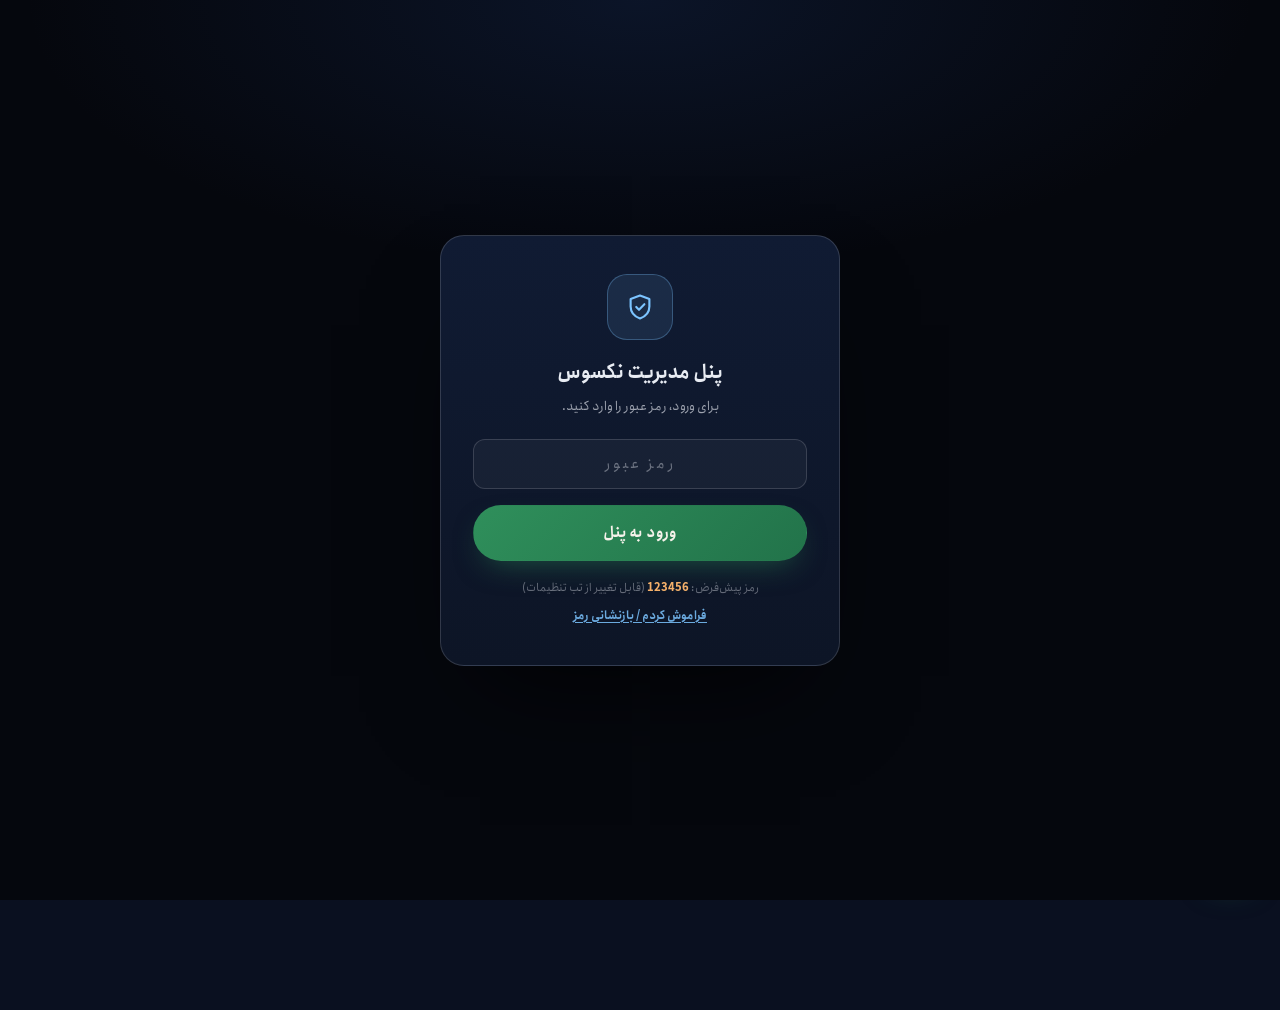
<file: admin.html>
<!doctype html>
<html lang="fa" dir="rtl">
<head>
<meta charset="utf-8" />
<meta name="viewport" content="width=device-width, initial-scale=1, viewport-fit=cover" />
<title>پنل مدیریت — نکسوس</title>
<link rel="stylesheet" href="fonts/fonts.css?v=2">
<link rel="stylesheet" href="css/styles.css?v=12">
<link rel="stylesheet" href="css/admin.css?v=12">
<link rel="icon" href="data:image/svg+xml,<svg xmlns='http://www.w3.org/2000/svg' viewBox='0 0 26 26'><rect x='1' y='1' width='24' height='24' rx='7' fill='%230a1020' stroke='%237cc4ff' stroke-width='2'/><path d='M8 17.5V9l5 5.4L18 9v8.5' stroke='%237cc4ff' stroke-width='2.2' fill='none' stroke-linecap='round'/></svg>">
</head>
<body class="admin-body">

<!-- ============ LOCK SCREEN ============ -->
<div class="lock-overlay" id="lockOverlay" hidden>
  <div class="lock-card">
    <div class="lock-ico" id="lockIco"></div>
    <h2>پنل مدیریت نکسوس</h2>
    <p>برای ورود، رمز عبور را وارد کنید.</p>
    <form id="lockForm">
      <div class="field">
        <input type="password" id="lockPass" placeholder="رمز عبور" autocomplete="current-password" dir="ltr" style="text-align:center">
      </div>
      <div class="lock-error" id="lockError" hidden>رمز عبور اشتباه است.</div>
      <button type="submit" class="btn btn-primary btn-lg btn-block">ورود به پنل</button>
    </form>
    <div class="lock-hint">رمز پیش‌فرض: <b dir="ltr">123456</b> (قابل تغییر از تب تنظیمات)</div>
    <button type="button" class="lock-reset" id="resetPassBtn">فراموش کردم / بازنشانی رمز</button>
  </div>
</div>

<main class="admin-main" id="adminMain" hidden>
  <!-- ============ CINEMATIC BANNER HERO (reference style) ============ -->
  <section class="ad-hero">
    <img class="ad-hero-img" src="img/holo-dashboard.jpg" alt="" aria-hidden="true">
    <div class="ad-hero-tint"></div>
    <div class="container ad-hero-inner">
      <div class="ad-hero-top">
        <h1 class="ad-title">پنل مدیریت <em>نکسوس</em></h1>
        <div class="ad-crumb">
          <span class="ad-home" id="adHomeIco">خانه</span><i>/</i><span>پنل مدیریت</span><i>/</i><b>محصولات</b>
        </div>
      </div>
      <div class="ad-hero-stats" id="adminStats"></div>
    </div>
  </section>

  <div class="container ad-body">
    <div class="sync-status" id="syncStatus"></div>

    <div class="ad-search">
      <span class="ad-search-ico" id="adSearchIco"></span>
      <input type="text" id="adSearch" placeholder="جستجو در محصولات، سفارش‌ها و مشتریان…" autocomplete="off">
    </div>

    <div class="admin-tabs" id="adminTabs">
    <button class="admin-tab active" data-tab="orders">
      <span id="tabOrdersIco"></span> سفارش‌ها <span class="tab-count" id="ordersCount">۰</span>
    </button>
    <button class="admin-tab" data-tab="products">
      <span id="tabProductsIco"></span> محصولات <span class="tab-count" id="productsCount">۰</span>
    </button>
    <button class="admin-tab" data-tab="chats">
      <span id="tabChatsIco"></span> پیام‌های پشتیبانی <span class="tab-count tab-count-amber" id="chatsCount">۰</span>
    </button>
    <button class="admin-tab" data-tab="settings">
      <span id="tabSettingsIco"></span> تنظیمات
    </button>
    <button class="admin-tab admin-logout" id="logoutBtn" title="خروج از پنل">
      <span id="logoutIco"></span> خروج
    </button>
  </div>

  <!-- ============ ORDERS TAB ============ -->
  <section id="tab-orders" class="tab-panel">
    <div class="ad-filterbar">
      <div class="chips" id="orderFilters" style="display:flex;gap:8px;flex-wrap:wrap">
        <button class="chip active" data-f="all">همه</button>
        <button class="chip" data-f="pending">در انتظار تایید</button>
        <button class="chip" data-f="confirmed">تایید شده</button>
        <button class="chip" data-f="shipped">ارسال شده</button>
        <button class="chip" data-f="delivered">تحویل شده</button>
        <button class="chip" data-f="rejected">رد شده</button>
      </div>
    </div>
    <div id="ordersList"></div>
  </section>

  <!-- ============ PRODUCTS TAB ============ -->
  <section id="tab-products" class="tab-panel" hidden>
    <div class="admin-toolbar">
      <button class="btn btn-primary" id="newProductBtn"><span id="npIco"></span> افزودن محصول جدید</button>
    </div>
    <div class="product-grid" id="adminProducts"></div>
  </section>

  <!-- ============ CHATS TAB ============ -->
  <section id="tab-chats" class="tab-panel" hidden>
    <div class="admin-chat-layout">
      <div class="threads-list" id="threadsList"></div>
      <div class="thread-view" id="threadView">
        <div class="empty-state">
          <div class="es-ico" id="tvEmptyIco"></div>
          <h3>یک گفتگو را انتخاب کنید</h3>
          <p>پیام‌های ارسالی کاربران از ویجت پشتیبانی اینجا نمایش داده می‌شود.</p>
        </div>
      </div>
    </div>
  </section>

  <!-- ============ SETTINGS TAB ============ -->
  <section id="tab-settings" class="tab-panel" hidden>
    <div class="panel" style="max-width:520px">
      <h3>تغییر رمز عبور پنل</h3>
      <form id="passForm">
        <div class="field">
          <label>رمز فعلی</label>
          <input type="password" name="current" autocomplete="current-password" dir="ltr">
        </div>
        <div class="field">
          <label>رمز جدید (حداقل ۶ کاراکتر)</label>
          <input type="password" name="next" autocomplete="new-password" dir="ltr">
        </div>
        <div class="field">
          <label>تکرار رمز جدید</label>
          <input type="password" name="confirm" autocomplete="new-password" dir="ltr">
        </div>
        <button type="submit" class="btn btn-primary btn-block">ذخیره رمز جدید</button>
      </form>
    </div>
  </section>
  </div><!-- /ad-body -->
</main>

<!-- ============ PRODUCT FORM MODAL ============ -->
<div class="modal-overlay" id="productFormOverlay">
  <div class="modal" style="width:min(640px,100%)">
    <button class="modal-close" data-close aria-label="بستن" id="pfClose"></button>
    <div style="padding:34px 34px 36px">
      <h3 style="font-size:19px;font-weight:800;margin-bottom:22px" id="pfTitle">افزودن محصول جدید</h3>
      <form id="productForm" novalidate>
        <div class="field-row">
          <div class="field">
            <label>نام فارسی <span class="req">*</span></label>
            <input type="text" name="name_fa" placeholder="مثلاً: لپ‌تاپ نکسوس پرو ۱۶">
          </div>
          <div class="field">
            <label>نام لاتین</label>
            <input type="text" name="name" placeholder="Nexus Pro 16" dir="ltr" style="text-align:left">
          </div>
        </div>
        <div class="field-row">
          <div class="field">
            <label>دسته‌بندی <span class="req">*</span></label>
            <select name="category" class="field-select">
              <option value="laptop">لپ‌تاپ</option>
              <option value="pc">کامپیوتر رومیزی</option>
              <option value="acc">لوازم جانبی</option>
            </select>
          </div>
          <div class="field">
            <label>برچسب (اختیاری)</label>
            <input type="text" name="badge" placeholder="مثلاً: جدید، پرفروش، تخفیف‌دار">
          </div>
        </div>
        <div class="field-row">
          <div class="field">
            <label>قیمت (تومان) <span class="req">*</span></label>
            <input type="text" name="price" inputmode="numeric" placeholder="89000000" dir="ltr" style="text-align:left">
          </div>
          <div class="field">
            <label>قیمت قبل از تخفیف (اختیاری)</label>
            <input type="text" name="oldPrice" inputmode="numeric" placeholder="0" dir="ltr" style="text-align:left">
          </div>
        </div>
        <div class="field-row">
          <div class="field">
            <label>موجودی انبار</label>
            <input type="text" name="stock" inputmode="numeric" placeholder="10" dir="ltr" style="text-align:left">
          </div>
          <div class="field">
            <label>امتیاز (۰ تا ۵)</label>
            <input type="text" name="rating" inputmode="decimal" placeholder="4.8" dir="ltr" style="text-align:left">
          </div>
        </div>
        <div class="field">
          <label>توضیحات کامل <span class="req">*</span></label>
          <textarea name="desc" rows="4" placeholder="توضیح کامل محصول، کاربردها و مزایا…"></textarea>
        </div>
        <div class="field">
          <label>ویژگی‌های کلیدی (هر خط یک مورد)</label>
          <textarea name="highlights" rows="3" placeholder="بدنه آلومینیوم یکپارچه&#10;نمایشگر 240 هرتز&#10;شارژ سریع 140 وات"></textarea>
        </div>
        <div class="field">
          <label>مشخصات فنی (هر خط: عنوان : مقدار)</label>
          <textarea name="specs" rows="4" placeholder="پردازنده : Intel Core i9-14900HX&#10;گرافیک : NVIDIA RTX 5080&#10;حافظه رم : 32GB DDR5"></textarea>
        </div>
        <div class="field">
          <label>تصویر محصول <span class="req">*</span></label>
          <div class="file-drop" id="pfDrop" tabindex="0" role="button">
            <input type="file" id="pfInput" accept="image/*" hidden>
            <div class="fd-ico" id="pfIco"></div>
            <div class="fd-title">تصویر را اینجا رها کنید یا کلیک کنید</div>
            <div class="fd-sub">JPG / PNG / WEBP · حداکثر ۴ مگابایت</div>
          </div>
          <div class="file-preview" id="pfPreview">
            <img id="pfImg" alt="پیش‌نمایش">
            <div class="fp-meta">
              <div class="fp-name" id="pfName"></div>
              <div class="fp-size" id="pfSize"></div>
            </div>
            <button type="button" class="fp-x" id="pfX" aria-label="حذف">×</button>
          </div>
        </div>
        <button type="submit" class="btn btn-primary btn-lg btn-block" id="pfSubmit">ذخیره محصول</button>
      </form>
    </div>
  </div>
</div>

<!-- ============ ORDER DETAIL MODAL ============ -->
<div class="modal-overlay" id="orderModal">
  <div class="modal" style="width:min(720px,100%)">
    <button class="modal-close" data-close aria-label="بستن" id="omClose"></button>
    <div id="orderModalBody" style="padding:34px 34px 36px"></div>
  </div>
</div>

<script src="js/store.js?v=12"></script>
<script src="js/app.js?v=12"></script>
<script src="js/admin.js?v=12"></script>
</body>
</html>
</file>
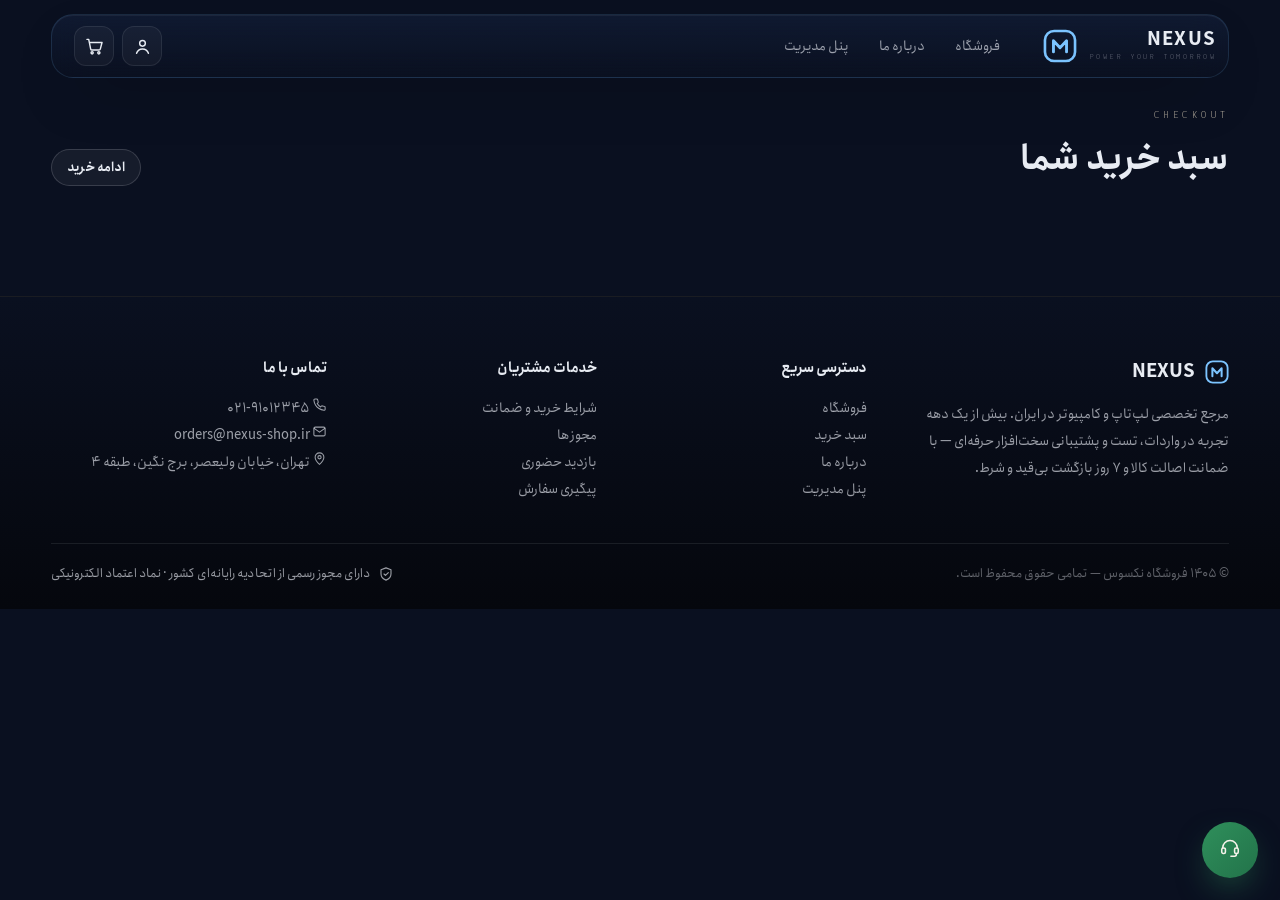
<file: cart.html>
<!doctype html>
<html lang="fa" dir="rtl">
<head>
<meta charset="utf-8" />
<meta name="viewport" content="width=device-width, initial-scale=1, viewport-fit=cover" />
<title>سبد خرید — نکسوس</title>
<link rel="stylesheet" href="fonts/fonts.css?v=2">
<link rel="stylesheet" href="css/styles.css?v=11">
<link rel="icon" href="data:image/svg+xml,<svg xmlns='http://www.w3.org/2000/svg' viewBox='0 0 26 26'><rect x='1' y='1' width='24' height='24' rx='7' fill='%230a1020' stroke='%237cc4ff' stroke-width='2'/><path d='M8 17.5V9l5 5.4L18 9v8.5' stroke='%237cc4ff' stroke-width='2.2' fill='none' stroke-linecap='round'/></svg>">
</head>
<body>

<main class="section container" style="padding-top:calc(var(--nav-h) + 40px)">
  <div class="page-head">
    <div>
      <div class="eyebrow">Checkout</div>
      <h1>سبد خرید شما</h1>
    </div>
    <a href="index.html#store" class="btn btn-ghost btn-sm">ادامه خرید</a>
  </div>

  <div class="cloud-tag" id="cloudTag" hidden>
    <span>☁️</span> سفارش شما با موفقیت به سرور پنل مدیریت ارسال شد.
  </div>

  <div class="cart-layout" id="cartLayout">
    <!-- items -->
    <div class="cart-items" id="cartItems"></div>

    <!-- summary + form -->
    <aside class="cart-side">
      <div class="panel summary">
        <h3>خلاصه سفارش</h3>
        <div class="sum-row"><span>تعداد اقلام</span><b id="sumCount">۰</b></div>
        <div class="sum-row"><span>جمع کالاها</span><b id="sumTotal">۰ تومان</b></div>
        <div class="sum-row"><span>هزینه ارسال</span><b class="free">رایگان</b></div>
        <div class="sum-row total"><span>مبلغ قابل پرداخت</span><b id="sumGrand">۰ تومان</b></div>
        <div class="pay-guide">
          <div class="pg-head" id="pgHead">واریز به کارت زیر:</div>
          <div class="pg-card" dir="ltr" id="pgCard">6037-9917-XXXX-XXXX</div>
          <div class="pg-row"><span>به نام:</span><b>شرکت نکسوس دیجیتال</b></div>
          <div class="pg-row"><span>شماره سفارش:</span><b id="pgOrderNo">پس از ثبت مشخصات</b></div>
        </div>
      </div>

      <div class="panel form-panel" id="formPanel">
        <h3>مشخصات گیرنده</h3>
        <form id="checkoutForm" novalidate>
          <div class="field-row">
            <div class="field">
              <label>نام و نام خانوادگی <span class="req">*</span></label>
              <input type="text" name="fullname" placeholder="مثلاً: سارا محمدی" autocomplete="name">
            </div>
            <div class="field">
              <label>شماره موبایل <span class="req">*</span></label>
              <input type="tel" name="phone" placeholder="09xxxxxxxxx" inputmode="tel" autocomplete="tel" dir="ltr" style="text-align:left">
            </div>
          </div>
          <div class="field-row">
            <div class="field">
              <label>شهر <span class="req">*</span></label>
              <input type="text" name="city" placeholder="مثلاً: تهران">
            </div>
            <div class="field">
              <label>کد پستی <span class="req">*</span></label>
              <input type="text" name="postal" placeholder="۱۰ رقمی" inputmode="numeric" dir="ltr" style="text-align:left">
            </div>
          </div>
          <div class="field">
            <label>آدرس کامل پستی <span class="req">*</span></label>
            <textarea name="address" rows="3" placeholder="خیابان، کوچه، پلاک، واحد…"></textarea>
          </div>
          <div class="field">
            <label>توضیحات سفارش (اختیاری)</label>
            <textarea name="note" rows="2" placeholder="هر نکته‌ای که باید بدانیم…"></textarea>
          </div>

          <div class="field">
            <label>فیش واریزی <span class="req">*</span></label>
            <div class="file-drop" id="receiptDrop" tabindex="0" role="button" aria-label="بارگذاری فیش واریزی">
              <input type="file" id="receiptInput" accept="image/*" hidden>
              <div class="fd-ico" id="fdIco"></div>
              <div class="fd-title">فیش واریزی را اینجا رها کنید یا کلیک کنید</div>
              <div class="fd-sub">JPG / PNG · حداکثر ۵ مگابایت</div>
            </div>
            <div class="file-preview" id="receiptPreview">
              <img id="rpImg" alt="پیش‌نمایش فیش">
              <div class="fp-meta">
                <div class="fp-name" id="rpName"></div>
                <div class="fp-size" id="rpSize"></div>
              </div>
              <button type="button" class="fp-x" id="rpX" aria-label="حذف فایل">×</button>
            </div>
            <div class="hint">پس از ثبت، فیش برای پنل مدیریت ارسال و توسط کارشناسان بررسی می‌شود.</div>
          </div>

          <button type="submit" class="btn btn-primary btn-lg btn-block" id="submitBtn">
            ثبت نهایی سفارش
          </button>
        </form>
      </div>
    </aside>
  </div>
</main>

<!-- success overlay -->
<div class="success-overlay" id="successOverlay">
  <div class="success-card">
    <div class="s-ico" id="sIco"></div>
    <h2>سفارش شما ثبت شد!</h2>
    <p class="s-sub">کد رهگیری سفارش:</p>
    <div class="s-code" dir="ltr" id="sCode">NX-0000</div>
    <p class="s-note">
      اسکرین‌شات این کد را نگه دارید. کارشناسان ما حداکثر تا ۲ ساعت کاری
      فیش واریزی شما را بررسی و برای هماهنگی ارسال تماس می‌گیرند.
    </p>
    <div class="s-actions">
      <a href="index.html#store" class="btn btn-ghost">بازگشت به فروشگاه</a>
      <button class="btn btn-primary" id="sClose">باشه</button>
    </div>
  </div>
</div>

<script src="js/store.js?v=8"></script>
<script src="js/app.js?v=11"></script>
<script src="js/cart.js?v=7"></script>
</body>
</html>
</file>
<file: fonts/fonts.css>
/* =========================================================
   NEXUS — Local Web Fonts
   فقط از لیست فونت‌های ارسالی کاربر:
   ۱) انجمن (Anjoman) — متن و تیترهای اصلی
      طراح: هیربد لطفیان
   ۲) آذرمهر مونو (AzarMehr Monospaced) — لهجه‌های تکنیکی
      (قیمت، بَج، برچسب‌های CPU/GPU/RAM داخل لپ‌تاپ)
      طراح: امین عابدی — مجوز آزاد SIL OFL 1.1
   ========================================================= */

/* ---- انجمن: بدنه و تیترها ---- */
@font-face{
  font-family:'Anjoman';
  src:url('Anjoman-Light.ttf') format('truetype');
  font-weight:300;font-style:normal;font-display:swap;
}
@font-face{
  font-family:'Anjoman';
  src:url('Anjoman-Regular.ttf') format('truetype');
  font-weight:400 500;font-style:normal;font-display:swap;
}
@font-face{
  font-family:'Anjoman';
  src:url('Anjoman-Bold.ttf') format('truetype');
  font-weight:600 900;font-style:normal;font-display:swap;
}

/* ---- آذرمهر مونو: لهجه‌های تکنیکی ---- */
@font-face{
  font-family:'AzarMehr Mono';
  src:url('AzarMehrMonospacedSansRegular.ttf') format('truetype');
  font-weight:400;font-style:normal;font-display:swap;
}
@font-face{
  font-family:'AzarMehr Mono';
  src:url('AzarMehrMonospacedSansBold.ttf') format('truetype');
  font-weight:700;font-style:normal;font-display:swap;
}
</file>
<file: css/styles.css>
/* =========================================================
   NEXUS — Global Stylesheet (RTL)
   Palette: deep navy + sky-blue accent + warm amber
   Fonts: Anjoman (body/headlines) + AzarMehr Mono (tech accents) — از لیست فونت‌های کاربر
   ========================================================= */

:root{
  --bg0:#05070d;
  --bg1:#0a1020;
  --bg2:#0e1730;
  --panel:#0d1526;
  --panel2:#101b33;
  --ink:#e8ecf3;
  --ink2:rgba(232,236,243,.66);
  --ink3:rgba(232,236,243,.4);
  --line:rgba(232,236,243,.09);
  --line2:rgba(232,236,243,.16);
  --accent:#7cc4ff;
  --accent2:#3d8bd6;
  --amber:#f4b06a;
  --green:#5ee7a1;
  /* warm additions: deep pine green for action buttons + cream */
  --pine:#2f8f5b;
  --pine2:#22734a;
  --cream:#f3ead9;
  --cream2:#e8dcc4;
  --red:#ff7a7a;
  --purple:#b48cff;
  --radius:16px;
  --radius-sm:11px;
  --shadow:0 30px 60px -30px rgba(0,0,0,.6);
  --nav-h:64px;
}

*{box-sizing:border-box;margin:0;padding:0}
html{scroll-behavior:smooth}
html,body{background:var(--bg1);color:var(--ink);
  font-family:'Anjoman','AzarMehr Mono',system-ui,sans-serif;
  -webkit-font-smoothing:antialiased;text-rendering:optimizeLegibility}
body{min-height:100vh;overflow-x:hidden}
::selection{background:rgba(124,196,255,.3)}

img{max-width:100%;display:block}
a{color:inherit;text-decoration:none}
button{font-family:inherit;cursor:pointer}
input,select,textarea{font-family:inherit}
ul{list-style:none}

/* tech accent font (AzarMehr Mono — from the user's font list) */
.price,.price-old,.badge,.chip,.eyebrow,.tracking-code,.os-badge{
  font-family:'AzarMehr Mono','Anjoman',system-ui,sans-serif;
}

.container{width:min(1240px,92vw);margin-inline:auto}

/* ---------------- scrollbar ---------------- */
::-webkit-scrollbar{width:10px;height:10px}
::-webkit-scrollbar-track{background:var(--bg0)}
::-webkit-scrollbar-thumb{background:#1c2b4a;border-radius:8px;border:2px solid var(--bg0)}
::-webkit-scrollbar-thumb:hover{background:#2a3f6b}

/* =========================================================
   HEADER — floating pill navbar (reference style)
   ========================================================= */
.site-header{
  position:fixed;top:14px;left:0;right:0;z-index:60;
  transition:background .35s ease,border-color .35s ease,backdrop-filter .35s ease;
  border-bottom:none;
}
.site-header.scrolled{
  top:8px;
}
.nav-pill{
  display:flex;align-items:center;gap:18px;
  height:64px;padding:0 12px 0 22px;
  border-radius:22px;
  background:linear-gradient(180deg,rgba(16,27,51,.88),rgba(10,16,32,.88));
  border:1px solid rgba(124,196,255,.14);
  box-shadow:0 24px 60px -28px rgba(0,0,0,.75), inset 0 1px 0 rgba(232,236,243,.06);
  backdrop-filter:blur(18px);
  transition:border-color .35s ease,box-shadow .35s ease;
}
.site-header.scrolled .nav-pill{
  background:linear-gradient(180deg,rgba(10,16,32,.94),rgba(6,9,17,.94));
  border-color:rgba(124,196,255,.2);
  box-shadow:0 18px 44px -20px rgba(0,0,0,.8), inset 0 1px 0 rgba(232,236,243,.05);
}
.brand{display:flex;align-items:center;gap:12px;flex:none}
.brand svg{flex:none}
.brand-txt{display:flex;flex-direction:column;line-height:1.15}
.brand-txt b{font-weight:800;font-size:19px;letter-spacing:.06em}
.brand-txt small{
  font-size:8px;letter-spacing:.28em;color:var(--ink3);
  font-family:'AzarMehr Mono','Anjoman',system-ui,sans-serif;font-weight:400;
}
.nav-links{display:flex;gap:4px;margin-inline-start:12px}
.nav-links a{
  padding:8px 13px;border-radius:999px;font-size:13.5px;color:var(--ink2);
  transition:color .2s,background .2s;
}
.nav-links a:hover{color:var(--ink);background:rgba(255,255,255,.05)}
.nav-links a.active{color:var(--accent);background:rgba(124,196,255,.09)}
.nav-spacer{flex:1}
.nav-actions{display:flex;align-items:center;gap:8px}
.icon-btn{
  position:relative;width:40px;height:40px;border-radius:12px;
  display:grid;place-items:center;
  background:rgba(255,255,255,.04);border:1px solid var(--line);
  color:var(--ink);transition:background .2s,border-color .2s,transform .2s;
}
.icon-btn:hover{background:rgba(255,255,255,.08);border-color:var(--line2)}
.icon-btn:active{transform:scale(.94)}
.cart-badge{
  position:absolute;top:-5px;inset-inline-end:-5px;
  min-width:18px;height:18px;padding:0 5px;border-radius:999px;
  background:var(--amber);color:#1a1207;font-size:10.5px;font-weight:800;
  display:none;place-items:center;line-height:1;
  box-shadow:0 0 0 2px var(--bg1);
}
.burger{display:none}
.mobile-menu{
  display:none;position:fixed;top:var(--nav-h);left:0;right:0;z-index:59;
  background:rgba(6,9,17,.97);backdrop-filter:blur(14px);
  border-bottom:1px solid var(--line);padding:10px 5vw 18px;
}
.mobile-menu.open{display:block}
.mobile-menu a{display:block;padding:12px 8px;font-size:15px;color:var(--ink2);border-bottom:1px solid var(--line)}
.mobile-menu a:last-child{border-bottom:none}
.mobile-menu a.active{color:var(--accent)}

@media(max-width:820px){
  .nav-links{display:none}
  .burger{display:grid}
}

/* =========================================================
   BUTTONS / CHIPS
   ========================================================= */
.btn{
  display:inline-flex;align-items:center;justify-content:center;gap:8px;
  padding:12px 22px;border-radius:999px;border:1px solid transparent;
  font-size:14px;font-weight:600;letter-spacing:.01em;
  transition:transform .18s ease,box-shadow .25s ease,background .2s,border-color .2s,opacity .2s;
  user-select:none;
}
.btn:active{transform:scale(.97)}
.btn:disabled{opacity:.45;cursor:not-allowed}
.btn-primary{
  background:linear-gradient(135deg,var(--pine),var(--pine2));
  color:#f5f2ea;font-weight:800;
  box-shadow:0 12px 30px -12px rgba(47,143,91,.55);
}
.btn-primary:hover{box-shadow:0 16px 38px -12px rgba(47,143,91,.7);filter:brightness(1.07)}
.btn-ghost{background:rgba(255,255,255,.05);border-color:var(--line2);color:var(--ink)}
.btn-ghost:hover{background:rgba(255,255,255,.09)}
.btn-dark{background:#fff;color:#0a1020;font-weight:800}
.btn-danger{background:rgba(255,122,122,.1);border-color:rgba(255,122,122,.3);color:var(--red)}
.btn-danger:hover{background:rgba(255,122,122,.18)}
.btn-sm{padding:8px 15px;font-size:12.5px}
.btn-lg{padding:15px 30px;font-size:15px}
.btn-block{width:100%}

.chip{
  display:inline-flex;align-items:center;gap:6px;
  padding:6px 14px;border-radius:999px;font-size:12.5px;
  background:rgba(255,255,255,.05);border:1px solid var(--line);color:var(--ink2);
}
.chip.active{background:rgba(124,196,255,.12);border-color:rgba(124,196,255,.4);color:var(--accent)}

.eyebrow{
  font-size:11px;letter-spacing:.32em;text-transform:uppercase;
  color:var(--cream2);opacity:.75;font-weight:500;
}

.badge{
  position:absolute;top:12px;inset-inline-start:12px;z-index:2;
  padding:5px 12px;border-radius:999px;font-size:11px;font-weight:700;
  background:var(--amber);color:#1a1207;
}
.badge.blue{background:var(--accent);color:#04101d}

/* =========================================================
   FOOTER
   ========================================================= */
.site-footer{
  margin-top:110px;border-top:1px solid var(--line);
  background:linear-gradient(180deg,var(--bg1),var(--bg0));
}
.footer-grid{
  display:grid;grid-template-columns:1.4fr 1fr 1fr 1.2fr;gap:40px;
  padding:60px 0 40px;
}
@media(max-width:900px){.footer-grid{grid-template-columns:1fr 1fr}}
@media(max-width:560px){.footer-grid{grid-template-columns:1fr}}
.footer-grid h4{font-size:14px;font-weight:700;margin-bottom:16px;color:var(--ink)}
.footer-grid p,.footer-grid a{font-size:13.5px;color:var(--ink2);line-height:2}
.footer-grid a:hover{color:var(--accent)}
.footer-brand{display:flex;align-items:center;gap:10px;font-weight:800;font-size:19px;margin-bottom:14px}
.footer-bottom{
  border-top:1px solid var(--line);padding:20px 0 26px;
  display:flex;align-items:center;justify-content:space-between;gap:14px;flex-wrap:wrap;
  font-size:12.5px;color:var(--ink3);
}
.footer-bottom .enamd{display:flex;align-items:center;gap:8px;color:var(--ink2)}

/* =========================================================
   SECTION HEADS
   ========================================================= */
.section{padding-top:90px}
.section-head{display:flex;align-items:flex-end;justify-content:space-between;gap:24px;margin-bottom:34px;flex-wrap:wrap}
.section-head h2{font-size:clamp(26px,3.4vw,40px);font-weight:800;letter-spacing:-.01em;margin-top:10px}
.section-head h2 em{font-style:normal;color:var(--accent)}
.section-head p{max-width:46ch;color:var(--ink2);font-size:14px;line-height:1.9}

/* =========================================================
   PRODUCT CARD
   ========================================================= */
.product-grid{display:grid;grid-template-columns:repeat(3,1fr);gap:20px}
@media(max-width:980px){.product-grid{grid-template-columns:repeat(2,1fr)}}
@media(max-width:600px){.product-grid{grid-template-columns:1fr}}
.pcard{
  position:relative;display:flex;flex-direction:column;
  background:linear-gradient(180deg,var(--panel2),var(--panel));
  border:1px solid var(--line);border-radius:20px;overflow:hidden;
  transition:transform .35s ease,border-color .35s ease,box-shadow .35s ease;
}
.pcard:hover{transform:translateY(-6px);border-color:rgba(124,196,255,.35);box-shadow:var(--shadow)}
/* cream hover wash on product cards */
.pcard::after{
  content:"";position:absolute;inset:0;pointer-events:none;opacity:0;
  background:radial-gradient(ellipse 90% 60% at 50% 0%, rgba(243,234,217,.07), transparent 70%);
  transition:opacity .4s ease;
}
.pcard:hover::after{opacity:1}
.pcard-media{position:relative;aspect-ratio:4/3;overflow:hidden;background:var(--bg0)}
.pcard-media img{width:100%;height:100%;object-fit:cover;transition:transform .6s ease}
.pcard:hover .pcard-media img{transform:scale(1.06)}
.pcard-body{display:flex;flex-direction:column;gap:10px;padding:18px 18px 20px;flex:1}
.pcard-cat{font-size:11px;color:var(--ink3);letter-spacing:.14em}
.pcard-name{font-size:17.5px;font-weight:800}
.pcard-sub{font-size:12.5px;color:var(--ink2);line-height:1.8;
  display:-webkit-box;-webkit-line-clamp:2;-webkit-box-orient:vertical;overflow:hidden}
.pcard-meta{display:flex;align-items:center;gap:8px;font-size:12px;color:var(--amber);margin-top:2px}
.pcard-meta .sold{color:var(--ink3)}
.pcard-foot{display:flex;align-items:center;justify-content:space-between;gap:10px;margin-top:auto;padding-top:12px;border-top:1px solid var(--line)}
.price{font-size:15.5px;font-weight:800}
.price small{font-size:11px;font-weight:500;color:var(--ink3)}
.price-old{font-size:12px;color:var(--ink3);text-decoration:line-through;margin-inline-start:6px}
.add-btn{
  width:42px;height:42px;border-radius:13px;border:none;flex:none;
  background:linear-gradient(135deg,var(--pine),var(--pine2));color:#f5f2ea;
  display:grid;place-items:center;
  transition:transform .2s,box-shadow .25s;
  box-shadow:0 10px 24px -10px rgba(47,143,91,.6);
}
.add-btn:hover{transform:translateY(-2px) scale(1.04)}
.add-btn:active{transform:scale(.92)}
.pcard-name a::after{content:"";position:absolute;inset:0}
.pcard .add-btn,.pcard .badge{position:relative;z-index:3}
.pcard .badge{position:absolute}

/* =========================================================
   MODAL
   ========================================================= */
.modal-overlay{
  position:fixed;inset:0;z-index:100;
  background:rgba(3,5,10,.72);backdrop-filter:blur(8px);
  display:grid;place-items:center;padding:20px;
  opacity:0;pointer-events:none;transition:opacity .28s ease;
}
[hidden]{display:none!important}
.modal-overlay.open{opacity:1;pointer-events:auto}
.modal{
  width:min(920px,100%);max-height:88vh;overflow:auto;
  background:linear-gradient(180deg,var(--panel2),var(--panel));
  border:1px solid var(--line2);border-radius:24px;
  transform:translateY(24px) scale(.98);transition:transform .32s cubic-bezier(.2,.9,.3,1.2);
  box-shadow:0 60px 120px -40px rgba(0,0,0,.8);
}
.modal-overlay.open .modal{transform:none}
.modal-close{
  position:sticky;top:14px;margin-inline-start:auto;margin-inline-end:14px;
  width:36px;height:36px;border-radius:50%;border:1px solid var(--line2);
  background:rgba(5,8,15,.7);color:var(--ink);display:grid;place-items:center;
  float:left;z-index:5;backdrop-filter:blur(6px);
}
.modal-close:hover{background:rgba(255,255,255,.1)}
.pm-layout{display:grid;grid-template-columns:1.05fr 1fr;gap:0}
@media(max-width:760px){.pm-layout{grid-template-columns:1fr}}
.pm-media{position:relative;background:var(--bg0);min-height:300px}
.pm-media img{width:100%;height:100%;object-fit:cover}
.pm-media .badge{top:16px;inset-inline-start:16px}
.pm-info{padding:30px 30px 34px;display:flex;flex-direction:column;gap:16px}
.pm-info .pm-cat{font-size:11px;color:var(--ink3);letter-spacing:.2em}
.pm-info h3{font-size:24px;font-weight:800;line-height:1.35}
.pm-rating{display:flex;align-items:center;gap:10px;font-size:13px;color:var(--amber)}
.pm-rating .sold{color:var(--ink3)}
.pm-desc{font-size:13.5px;color:var(--ink2);line-height:2}
.pm-highlights{display:flex;flex-direction:column;gap:8px}
.pm-highlights li{display:flex;gap:9px;align-items:flex-start;font-size:13px;color:var(--ink2);line-height:1.8}
.pm-highlights svg{flex:none;margin-top:4px;color:var(--green)}
.pm-price-row{display:flex;align-items:center;justify-content:space-between;gap:12px;
  padding-top:16px;border-top:1px solid var(--line);margin-top:auto;flex-wrap:wrap}
.pm-price-row .price{font-size:20px}
.pm-actions{display:flex;gap:10px;align-items:center}
.qty{
  display:inline-flex;align-items:center;border:1px solid var(--line2);border-radius:999px;overflow:hidden;
}
.qty button{width:36px;height:40px;background:transparent;border:none;color:var(--ink);font-size:17px}
.qty button:hover{background:rgba(255,255,255,.07)}
.qty span{min-width:34px;text-align:center;font-weight:700;font-size:14px}
.pm-specs{display:grid;grid-template-columns:repeat(3,1fr);gap:10px}
@media(max-width:560px){.pm-specs{grid-template-columns:repeat(2,1fr)}}
.pm-specs .sp{
  background:rgba(255,255,255,.035);border:1px solid var(--line);
  border-radius:12px;padding:10px 12px;
}
.pm-specs .sp .l{font-size:10.5px;color:var(--ink3);letter-spacing:.06em;margin-bottom:4px}
.pm-specs .sp .v{font-size:12.5px;font-weight:600;line-height:1.6}
.pm-fullspecs{border-top:1px solid var(--line);padding-top:18px;display:flex;flex-direction:column;gap:0}
.pm-fullspecs .row{display:flex;justify-content:space-between;gap:20px;padding:9px 0;border-bottom:1px dashed var(--line);font-size:13px}
.pm-fullspecs .row:last-child{border-bottom:none}
.pm-fullspecs .row .k{color:var(--ink3)}
.pm-fullspecs .row .v{font-weight:600;text-align:left}

/* =========================================================
   TOAST
   ========================================================= */
.toast-wrap{position:fixed;bottom:24px;left:50%;transform:translateX(-50%);z-index:200;
  display:flex;flex-direction:column;gap:10px;align-items:center;pointer-events:none}
.toast{
  display:flex;align-items:center;gap:10px;
  background:rgba(13,21,38,.95);border:1px solid var(--line2);
  backdrop-filter:blur(10px);
  padding:12px 20px;border-radius:999px;font-size:13.5px;font-weight:600;
  box-shadow:0 20px 50px -20px rgba(0,0,0,.7);
  animation:toastIn .35s cubic-bezier(.2,.9,.3,1.2);
}
.toast.out{animation:toastOut .3s ease forwards}
.toast .t-ico{width:22px;height:22px;border-radius:50%;display:grid;place-items:center;flex:none}
.toast.ok .t-ico{background:rgba(94,231,161,.15);color:var(--green)}
.toast.err .t-ico{background:rgba(255,122,122,.15);color:var(--red)}
@keyframes toastIn{from{opacity:0;transform:translateY(16px) scale(.94)}to{opacity:1;transform:none}}
@keyframes toastOut{to{opacity:0;transform:translateY(10px) scale(.96)}}

/* =========================================================
   FORMS
   ========================================================= */
.field{display:flex;flex-direction:column;gap:7px;margin-bottom:16px}
.field label{font-size:12.5px;font-weight:600;color:var(--ink2)}
.field label .req{color:var(--amber)}
.field input,.field select,.field textarea{
  background:rgba(255,255,255,.04);border:1px solid var(--line2);
  border-radius:12px;padding:12px 14px;color:var(--ink);font-size:14px;
  transition:border-color .2s,box-shadow .2s,background .2s;
  width:100%;
}
.field textarea{resize:vertical;min-height:90px;line-height:1.9}
.field input:focus,.field select:focus,.field textarea:focus{
  outline:none;border-color:rgba(124,196,255,.55);
  box-shadow:0 0 0 4px rgba(124,196,255,.12);background:rgba(255,255,255,.06);
}
.field input::placeholder,.field textarea::placeholder{color:var(--ink3)}
.field .hint{font-size:11.5px;color:var(--ink3)}
.field-row{display:grid;grid-template-columns:1fr 1fr;gap:14px}
@media(max-width:560px){.field-row{grid-template-columns:1fr}}
select.field-select{appearance:none;
  background-image:url("data:image/svg+xml;utf8,<svg xmlns='http://www.w3.org/2000/svg' width='12' height='8' viewBox='0 0 12 8'><path d='M1 1l5 5 5-5' stroke='rgba(232,236,243,.5)' stroke-width='1.6' fill='none' stroke-linecap='round'/></svg>");
  background-repeat:no-repeat;background-position:left 14px center;padding-inline-start:14px;padding-inline-end:34px}

/* file upload */
.file-drop{
  border:1.5px dashed var(--line2);border-radius:14px;
  padding:22px 16px;text-align:center;cursor:pointer;
  transition:border-color .2s,background .2s;
  display:flex;flex-direction:column;align-items:center;gap:8px;
}
.file-drop:hover,.file-drop.drag{border-color:rgba(124,196,255,.6);background:rgba(124,196,255,.05)}
.file-drop .fd-ico{width:42px;height:42px;border-radius:12px;background:rgba(124,196,255,.1);
  display:grid;place-items:center;color:var(--accent)}
.file-drop .fd-title{font-size:13px;font-weight:600}
.file-drop .fd-sub{font-size:11.5px;color:var(--ink3)}
.file-drop input[type=file]{display:none}
.file-preview{
  margin-top:12px;display:none;align-items:center;gap:12px;
  background:rgba(255,255,255,.04);border:1px solid var(--line);
  border-radius:12px;padding:10px 12px;
}
.file-preview.show{display:flex}
.file-preview img{width:52px;height:52px;object-fit:cover;border-radius:9px;border:1px solid var(--line2)}
.file-preview .fp-meta{flex:1;min-width:0}
.file-preview .fp-name{font-size:12.5px;font-weight:600;white-space:nowrap;overflow:hidden;text-overflow:ellipsis}
.file-preview .fp-size{font-size:11px;color:var(--ink3)}
.file-preview .fp-x{width:30px;height:30px;border-radius:9px;border:1px solid var(--line2);
  background:transparent;color:var(--ink2);display:grid;place-items:center}
.file-preview .fp-x:hover{color:var(--red);border-color:rgba(255,122,122,.4)}

/* =========================================================
   MISC
   ========================================================= */
.skeleton{background:linear-gradient(90deg,rgba(255,255,255,.04),rgba(255,255,255,.09),rgba(255,255,255,.04));
  background-size:200% 100%;animation:sk 1.4s infinite}
@keyframes sk{to{background-position:-200% 0}}
.empty-state{
  text-align:center;padding:70px 20px;color:var(--ink3);
}
.empty-state .es-ico{width:74px;height:74px;margin:0 auto 18px;border-radius:22px;
  background:rgba(255,255,255,.04);border:1px solid var(--line);
  display:grid;place-items:center;color:var(--ink3)}
.empty-state h3{color:var(--ink2);font-size:17px;margin-bottom:8px}
.empty-state p{font-size:13px}

.reveal{opacity:0;transform:translateY(26px);transition:opacity .7s ease,transform .7s ease}
.reveal.in{opacity:1;transform:none}

/* =========================================================
   CART PAGE
   ========================================================= */
.page-head{display:flex;align-items:flex-end;justify-content:space-between;gap:18px;margin-bottom:30px;flex-wrap:wrap}
.page-head h1{font-size:clamp(24px,3vw,34px);font-weight:800;margin-top:8px}

.cart-layout{display:grid;grid-template-columns:1.6fr 1fr;gap:22px;align-items:start}
@media(max-width:960px){.cart-layout{grid-template-columns:1fr}}

.panel{
  background:linear-gradient(180deg,var(--panel2),var(--panel));
  border:1px solid var(--line);border-radius:20px;padding:22px;
}
.panel h3{font-size:16px;font-weight:800;margin-bottom:16px}

.cart-item{
  display:flex;gap:16px;align-items:center;
  background:linear-gradient(180deg,var(--panel2),var(--panel));
  border:1px solid var(--line);border-radius:18px;padding:14px 16px;
  margin-bottom:12px;
}
.ci-img{width:108px;height:82px;object-fit:cover;border-radius:12px;border:1px solid var(--line);flex:none}
.ci-info{flex:1;min-width:0}
.ci-cat{font-size:10.5px;color:var(--ink3);letter-spacing:.1em;margin-bottom:3px}
.ci-name{font-size:14.5px;font-weight:700;margin-bottom:5px}
.ci-en{font-size:11px;color:var(--ink3);font-weight:500}
.ci-price{display:flex;align-items:center;gap:8px}
.ci-price .price{font-size:13.5px}
.ci-controls{display:flex;flex-direction:column;align-items:flex-end;gap:8px;flex:none}
.ci-line{font-size:14px;font-weight:800;color:var(--accent);white-space:nowrap}
.ci-del{
  width:34px;height:34px;border-radius:10px;border:1px solid var(--line);
  background:transparent;color:var(--ink3);display:grid;place-items:center;
  transition:color .2s,border-color .2s,background .2s;
}
.ci-del:hover{color:var(--red);border-color:rgba(255,122,122,.4);background:rgba(255,122,122,.08)}
@media(max-width:640px){
  .cart-item{flex-wrap:wrap}
  .ci-controls{width:100%;flex-direction:row;justify-content:space-between;align-items:center}
}

.summary .sum-row{display:flex;justify-content:space-between;font-size:13.5px;color:var(--ink2);padding:9px 0}
.summary .sum-row b{color:var(--ink);font-size:14px}
.summary .sum-row .free{color:var(--green)}
.summary .sum-row.total{border-top:1px dashed var(--line2);margin-top:8px;padding-top:14px}
.summary .sum-row.total b{color:var(--accent);font-size:16.5px}

.pay-guide{
  margin-top:16px;background:rgba(124,196,255,.05);border:1px solid rgba(124,196,255,.18);
  border-radius:14px;padding:14px 16px;
}
.pg-head{display:flex;align-items:center;gap:8px;font-size:12.5px;font-weight:700;color:var(--accent);margin-bottom:10px}
.pg-card{
  font-size:19px;font-weight:800;letter-spacing:.14em;color:var(--ink);
  background:rgba(0,0,0,.35);border:1px solid var(--line2);border-radius:10px;
  padding:12px 14px;text-align:center;margin-bottom:10px;
  text-shadow:0 0 18px rgba(124,196,255,.35);
}
.pg-row{display:flex;justify-content:space-between;font-size:12px;color:var(--ink2);padding:3px 0}
.pg-row b{color:var(--ink)}

.form-panel{margin-top:16px}

/* success overlay */
.success-overlay{
  position:fixed;inset:0;z-index:150;
  background:rgba(3,5,10,.8);backdrop-filter:blur(10px);
  display:grid;place-items:center;padding:20px;
  opacity:0;pointer-events:none;transition:opacity .3s;
}
.success-overlay.show{opacity:1;pointer-events:auto}
.success-card{
  width:min(430px,100%);text-align:center;
  background:linear-gradient(180deg,var(--panel2),var(--panel));
  border:1px solid var(--line2);border-radius:24px;padding:36px 30px;
  transform:translateY(18px) scale(.97);transition:transform .35s cubic-bezier(.2,.9,.3,1.2);
}
.success-overlay.show .success-card{transform:none}
.s-ico{
  width:64px;height:64px;border-radius:50%;margin:0 auto 18px;
  background:rgba(94,231,161,.12);border:1px solid rgba(94,231,161,.35);
  display:grid;place-items:center;color:var(--green);
}
.success-card h2{font-size:20px;margin-bottom:14px}
.s-sub{font-size:12.5px;color:var(--ink2)}
.s-code{
  font-size:24px;font-weight:900;letter-spacing:.12em;color:var(--accent);
  background:rgba(124,196,255,.08);border:1px dashed rgba(124,196,255,.4);
  border-radius:12px;padding:12px;margin:10px 0 14px;
}
.s-note{font-size:12.5px;color:var(--ink2);line-height:2;margin-bottom:22px}
.s-actions{display:flex;gap:10px;justify-content:center;flex-wrap:wrap}

/* =========================================================
   SUPPORT CHAT
   ========================================================= */
.chat-fab{
  position:fixed;bottom:22px;inset-inline-start:22px;z-index:90;
  width:56px;height:56px;border-radius:50%;border:none;
  background:linear-gradient(135deg,var(--pine),var(--pine2));
  color:#f5f2ea;display:grid;place-items:center;
  box-shadow:0 14px 34px -10px rgba(47,143,91,.65);
  transition:transform .25s cubic-bezier(.2,.9,.3,1.4),box-shadow .25s;
}
.chat-fab:hover{transform:scale(1.08)}
.chat-fab:active{transform:scale(.94)}
.chat-fab .fab-ico{grid-area:1/1;transition:opacity .2s,transform .3s}
.chat-fab .fab-x{opacity:0;transform:rotate(-90deg) scale(.6)}
.chat-fab .fab-badge{
  position:absolute;top:-3px;inset-inline-end:-3px;
  min-width:19px;height:19px;padding:0 5px;border-radius:999px;
  background:var(--amber);color:#1a1207;font-size:10.5px;font-weight:800;
  display:grid;place-items:center;box-shadow:0 0 0 2px var(--bg1);
}

.chat-panel{
  position:fixed;bottom:90px;inset-inline-start:22px;z-index:95;
  width:min(340px,calc(100vw - 32px));height:min(480px,calc(100vh - 130px));
  display:flex;flex-direction:column;overflow:hidden;
  background:linear-gradient(180deg,var(--panel2),var(--panel));
  border:1px solid var(--line2);border-radius:20px;
  box-shadow:0 40px 90px -30px rgba(0,0,0,.85);
  opacity:0;transform:translateY(16px) scale(.96);transform-origin:bottom right;
  pointer-events:none;transition:opacity .28s ease,transform .32s cubic-bezier(.2,.9,.3,1.2);
}
.chat-panel.open{opacity:1;transform:none;pointer-events:auto}
.chat-head{
  display:flex;align-items:center;gap:11px;
  padding:14px 16px;border-bottom:1px solid var(--line);
  background:rgba(124,196,255,.05);flex:none;
}
.ch-ava{
  width:38px;height:38px;border-radius:12px;flex:none;
  background:rgba(124,196,255,.14);border:1px solid rgba(124,196,255,.35);
  display:grid;place-items:center;color:var(--accent);
}
.ch-title{flex:1;min-width:0}
.ch-title b{display:block;font-size:13.5px}
.ch-title span{display:flex;align-items:center;gap:6px;font-size:10.5px;color:var(--ink2);margin-top:2px}
.online-dot{width:7px;height:7px;border-radius:50%;background:var(--green);box-shadow:0 0 6px var(--green);display:inline-block}
.ch-close{width:30px;height:30px;border-radius:9px;border:1px solid var(--line);
  background:transparent;color:var(--ink2);display:grid;place-items:center}
.ch-close:hover{color:var(--ink);border-color:var(--line2)}

.chat-msgs{flex:1;overflow-y:auto;padding:14px;display:flex;flex-direction:column;gap:10px}
.chat-welcome{
  background:rgba(124,196,255,.07);border:1px solid rgba(124,196,255,.18);
  border-radius:13px;padding:11px 13px;font-size:12px;color:var(--ink2);line-height:1.9;
}
.chat-msg{display:flex;flex-direction:column;gap:3px;max-width:82%}
.chat-msg.me{align-self:flex-start;align-items:flex-start}
.chat-msg.admin{align-self:flex-end;align-items:flex-end}
.cm-bubble{padding:9px 13px;font-size:12.5px;line-height:1.9;border-radius:14px}
.chat-msg.me .cm-bubble{background:linear-gradient(135deg,var(--pine),var(--pine2));color:#f5f2ea;font-weight:600;border-bottom-right-radius:5px}
.chat-msg.admin .cm-bubble{background:rgba(255,255,255,.07);border:1px solid var(--line);color:var(--ink);border-bottom-left-radius:5px}
.cm-time{font-size:9.5px;color:var(--ink3)}

.chat-input{
  display:flex;gap:8px;padding:11px;border-top:1px solid var(--line);flex:none;
}
.chat-input input{
  flex:1;background:rgba(255,255,255,.05);border:1px solid var(--line2);
  border-radius:999px;padding:10px 15px;color:var(--ink);font-size:13px;outline:none;
  transition:border-color .2s,box-shadow .2s;
}
.chat-input input:focus{border-color:rgba(124,196,255,.55);box-shadow:0 0 0 3px rgba(124,196,255,.12)}
.chat-input button{
  width:40px;height:40px;border-radius:50%;border:none;flex:none;
  background:linear-gradient(135deg,var(--pine),var(--pine2));color:#f5f2ea;
  display:grid;place-items:center;
}
.chat-input button:active{transform:scale(.92)}

/* tiny status line under the chat messages */
.chat-status{
  min-height:0;padding:0 14px;font-size:11px;color:var(--pine);
  text-align:center;transition:all .3s ease;flex:none;
}
.chat-status.on{padding-bottom:8px;font-weight:700}

/* =========================================================
   CLOUD SYNC STRIP (cart page)
   ========================================================= */
.cloud-tag{
  display:flex;align-items:center;gap:10px;
  background:linear-gradient(90deg, rgba(243,234,217,.10), rgba(243,234,217,.04));
  border:1px solid rgba(243,234,217,.25);
  color:var(--cream);
  border-radius:14px;padding:13px 18px;margin-bottom:20px;
  font-size:13.5px;font-weight:600;
  animation:toastIn .4s cubic-bezier(.2,.9,.3,1.2);
}
.cloud-tag span{font-size:17px}

/* =========================================================
   INTRO TOP — feature cards + showroom banner (reference style)
   ========================================================= */
.intro-top{padding:56px 0 60px;position:relative}
.feature-row{
  display:grid;grid-template-columns:repeat(4,1fr);gap:16px;margin-bottom:18px;
}
.fcard{
  --fcc:rgb(var(--fc,124 196 255));
  position:relative;border-radius:20px;padding:20px 22px 16px;
  background:linear-gradient(165deg,rgba(16,27,51,.72),rgba(10,16,32,.9));
  border:1px solid rgba(var(--fc,124 196 255)/.22);
  box-shadow:inset 0 1px 0 rgba(232,236,243,.05);
  transition:transform .3s ease,border-color .3s ease,box-shadow .3s ease;
  overflow:hidden;
}
.fcard::before{
  content:'';position:absolute;inset-inline:0;top:0;height:1px;
  background:linear-gradient(90deg,transparent,rgba(var(--fc)/.65),transparent);
  opacity:.8;
}
.fcard:hover{
  transform:translateY(-4px);
  border-color:rgba(var(--fc)/.45);
  box-shadow:0 22px 46px -24px rgba(0,0,0,.7), 0 0 34px -14px rgba(var(--fc)/.35);
}
.fcard-head{display:flex;align-items:center;justify-content:space-between;gap:12px;margin-bottom:10px}
.fcard-head h3{font-size:15.5px;font-weight:800}
.fcard-ico{
  width:42px;height:42px;flex:none;border-radius:50%;display:grid;place-items:center;
  color:rgb(var(--fc));
  background:radial-gradient(circle at 30% 25%, rgba(var(--fc)/.22), rgba(var(--fc)/.07));
  border:1px solid rgba(var(--fc)/.35);
  box-shadow:0 0 18px -6px rgba(var(--fc)/.5);
}
.fcard p{font-size:12.5px;color:var(--ink2);line-height:1.9;min-height:44px}
.fcard-arrow{
  margin-top:10px;width:34px;height:34px;border-radius:50%;display:grid;place-items:center;
  border:1px solid var(--line2);color:var(--ink2);
  transition:background .25s,color .25s,border-color .25s,transform .25s;
}
.fcard-arrow svg{transform:rotate(180deg)}
.fcard:hover .fcard-arrow{background:rgba(var(--fc)/.16);border-color:rgba(var(--fc)/.5);color:rgb(var(--fc));transform:translateX(-3px)}

/* ---- showroom banner ---- */
.showroom-banner{
  position:relative;border-radius:30px;overflow:hidden;
  border:1px solid rgba(124,196,255,.2);
  background:#070b14 url('../img/showroom.jpg') 18% center / cover no-repeat;
  box-shadow:0 40px 90px -40px rgba(0,0,0,.8);
  min-height:540px;
  display:flex;flex-direction:column;justify-content:space-between;
  isolation:isolate;
}
.sb-overlay{
  position:absolute;inset:0;z-index:-1;
  background:
    radial-gradient(ellipse 60% 55% at 85% 42%, rgba(7,11,20,.94) 22%, rgba(7,11,20,.55) 60%, rgba(7,11,20,.18) 100%),
    linear-gradient(275deg, rgba(7,11,20,.97) 30%, rgba(7,11,20,.72) 58%, rgba(7,11,20,.25) 100%);
}
.sb-content{padding:clamp(30px,4.5vw,58px);max-width:640px;text-align:right}
.sb-eyebrow{
  font-family:'AzarMehr Mono','Anjoman',system-ui,sans-serif;
  font-size:11.5px;letter-spacing:.34em;color:var(--ink2);margin-bottom:18px;
}
.sb-eyebrow i{font-style:normal;color:var(--ink3);margin:0 10px}
.sb-title{font-size:clamp(26px,3.6vw,44px);font-weight:900;line-height:1.5;margin-bottom:16px}
.sb-title em{font-style:normal;color:var(--accent);text-shadow:0 0 26px rgba(124,196,255,.45)}
.sb-desc{font-size:14.5px;color:var(--ink2);line-height:2.1;margin-bottom:28px;max-width:52ch}
.sb-actions{display:flex;gap:12px;flex-wrap:wrap;justify-content:flex-end}
.sb-actions .btn-ghost{background:rgba(7,11,20,.55);backdrop-filter:blur(8px)}
.sb-arr{display:inline-grid;place-items:center}
.sb-arr svg{transform:rotate(180deg)}
.sb-cart{display:inline-grid;place-items:center}

/* banner mini-features row */
.sb-feats{
  display:grid;grid-template-columns:repeat(4,1fr);
  border-top:1px solid rgba(232,236,243,.1);
  background:linear-gradient(0deg, rgba(5,8,15,.72), rgba(5,8,15,.35));
  backdrop-filter:blur(6px);
}
.sbf{
  display:flex;align-items:center;gap:12px;padding:18px 26px;
  border-inline-start:1px solid rgba(232,236,243,.08);
}
.sbf:first-child{border-inline-start:none}
.sbf-ico{
  width:38px;height:38px;flex:none;border-radius:50%;display:grid;place-items:center;
  color:var(--accent);background:rgba(124,196,255,.1);border:1px solid rgba(124,196,255,.25);
}
.sbf b{display:block;font-size:13px;font-weight:700}
.sbf small{font-size:11px;color:var(--ink3)}

@media(max-width:1080px){
  .feature-row{grid-template-columns:repeat(2,1fr)}
  .sb-feats{grid-template-columns:repeat(2,1fr)}
  .sbf:nth-child(odd){border-inline-start:none}
  .sbf:nth-child(n+3){border-top:1px solid rgba(232,236,243,.08)}
}
@media(max-width:640px){
  .feature-row{grid-template-columns:1fr}
  .fcard p{min-height:0}
  .showroom-banner{min-height:0}
  .sb-content{padding:26px 22px;text-align:right}
  .sb-actions{justify-content:flex-start}
  .sb-actions .btn{flex:1;justify-content:center}
  .sb-feats{grid-template-columns:1fr 1fr}
  .sbf{padding:14px 16px}
  .sbf b{font-size:12px}
}
</file>
<file: css/hero.css>
/* =========================================================
   NEXUS — Hero: scroll-driven laptop (closed → open → on)
   ========================================================= */

.hero-scroll{
  position:relative;
  height:280vh;
  background:var(--bg1);
}
@media(max-width:720px){
  /* mobile: static hero, no scroll runway */
  .hero-scroll{height:auto;min-height:100vh}
}
.hero-stage{
  position:sticky;top:0;
  height:100vh;width:100%;
  overflow:hidden;
  background:
    radial-gradient(ellipse 80% 55% at 34% 22%, rgba(90,180,255,.09), transparent 62%),
    radial-gradient(ellipse 60% 40% at 50% 100%, rgba(2,6,14,.92), transparent 70%),
    linear-gradient(180deg, #060a14 0%, #081020 45%, #050910 100%);
}
/* ---- cool cyber-penthouse city photo backdrop ---- */
.hero-bg{
  position:absolute;inset:0;z-index:0;pointer-events:none;
  opacity:0;
  transition:opacity 1.6s ease;
  overflow:hidden;
}
.hero-bg.on{opacity:1}
/* the photo: slow Ken-Burns drift so the scene feels alive */
.hero-bg-photo{
  position:absolute;inset:0;
  width:100%;height:100%;
  object-fit:cover;object-position:center 42%;
  transform:scale(1.08);
  animation:kenburns 38s ease-in-out infinite alternate;
  filter:brightness(1.04) saturate(1.02);
}
@keyframes kenburns{
  0%{transform:scale(1.08) translate(0,0)}
  100%{transform:scale(1.16) translate(1.4%,-1.2%)}
}
/* cool blue tint + edge vignette for text/laptop readability */
.hero-bg-tint{
  position:absolute;inset:0;
  background:
    radial-gradient(ellipse 72% 58% at 50% 48%, rgba(0,0,0,0) 42%, rgba(2,8,16,.46) 100%),
    linear-gradient(180deg, rgba(4,10,22,.34) 0%, rgba(4,10,22,.10) 44%, rgba(2,6,14,.52) 100%);
}
@media (prefers-reduced-motion: reduce){
  .hero-bg-photo{animation:none}
}

/* grain */
.hero-stage::before{
  content:"";position:absolute;inset:0;pointer-events:none;
  background-image:url("data:image/svg+xml;utf8,<svg xmlns='http://www.w3.org/2000/svg' width='160' height='160'><filter id='n'><feTurbulence type='fractalNoise' baseFrequency='.9' numOctaves='2' stitchTiles='stitch'/><feColorMatrix values='0 0 0 0 1  0 0 0 0 1  0 0 0 0 1  0 0 0 .06 0'/></filter><rect width='100%25' height='100%25' filter='url(%23n)'/></svg>");
  opacity:.5;mix-blend-mode:overlay;
}
/* faint grid */
.hero-stage::after{
  content:"";position:absolute;inset:0;pointer-events:none;
  background-image:
    linear-gradient(rgba(255,255,255,.025) 1px, transparent 1px),
    linear-gradient(90deg, rgba(255,255,255,.025) 1px, transparent 1px);
  background-size:80px 80px;
  -webkit-mask-image:radial-gradient(ellipse 70% 60% at 50% 55%, black 40%, transparent 80%);
  mask-image:radial-gradient(ellipse 70% 60% at 50% 55%, black 40%, transparent 80%);
  opacity:.6;
}

/* ---- copy ---- */
.hero-copy{position:absolute;left:0;right:0;text-align:center;z-index:5;pointer-events:none}
/* headline sits high, clear of the opening lid even on short laptop screens */
.hero-copy.top{top:calc(max(56px, 4vh) + 10px)}
.hero-copy.bot{bottom:5vh}
.hero-eyebrow{
  font-family:'AzarMehr Mono','Anjoman',system-ui,sans-serif;
  font-size:11px;letter-spacing:.35em;text-transform:uppercase;
  color:var(--ink3);font-weight:500;margin-bottom:16px;
}
.hero-headline{
  font-size:clamp(26px,4.4vw,60px);
  font-weight:800;line-height:1.25;letter-spacing:-.01em;
  color:var(--ink);text-wrap:balance;
}
.hero-headline em{font-style:normal;color:var(--amber)}
.hero-sub{margin-top:14px;font-size:14px;color:var(--ink2)}
.scroll-hint{
  display:inline-flex;flex-direction:column;align-items:center;gap:12px;
  font-size:11px;letter-spacing:.3em;color:var(--ink3);
}
.scroll-hint .line{
  width:1px;height:36px;background:linear-gradient(180deg,transparent,var(--ink3));
  animation:pulse 2.2s ease-in-out infinite;
}
@keyframes pulse{0%,100%{opacity:.3;transform:scaleY(.6)}50%{opacity:1;transform:scaleY(1)}}

/* progress rail */
.rail{
  position:absolute;top:50%;inset-inline-end:26px;transform:translateY(-50%);
  z-index:6;display:flex;flex-direction:column;gap:8px;align-items:center;
  font-size:10px;color:var(--ink3);letter-spacing:.15em;direction:ltr;
}
.rail .track{width:1px;height:180px;background:rgba(255,255,255,.08);position:relative}
.rail .bar{position:absolute;top:0;left:0;width:1px;height:0;background:var(--accent)}
@media(max-width:720px){.rail{display:none}}

/* =========================================================
   LAPTOP (pure CSS 3D)
   ========================================================= */
.scene{
  position:absolute;inset:0;
  display:grid;place-items:center;
  perspective:2200px;
  perspective-origin:50% 55%;
  z-index:2;
}
.camera{transform-style:preserve-3d;will-change:transform}
/* translateY-only clamp layer; kept out of the camera's 3D math */
.laptop-wrap{transform:translateY(0px)}
.laptop{
  position:relative;
  /* 88vh cap: on short screens the open lid must never reach the headline */
  width:min(760px, 62vw, 88vh);
  aspect-ratio: 16 / 10.5;
  transform-style:preserve-3d;
  transform: rotateX(18deg);
  will-change:transform;
}

/* base */
.base{
  position:absolute;left:0;right:0;bottom:0;
  height:5.2%;
  transform-style:preserve-3d;
}
.base-top{
  position:absolute;inset:0;
  background:linear-gradient(180deg, #2a2f3a 0%, #1a1d24 55%, #0f1218 100%);
  border-radius: 14px 14px 6px 6px / 10px 10px 6px 6px;
  box-shadow:
    inset 0 1px 0 rgba(255,255,255,.08),
    inset 0 -1px 0 rgba(0,0,0,.5),
    0 40px 60px -20px rgba(0,0,0,.7);
}
/* keyboard deck (folded up plane, visible when lid opens) */
.deck{
  position:absolute;left:2.5%;right:2.5%;top:-380%;height:380%;
  transform-origin:center bottom;
  transform: rotateX(-90deg);
  background:
    radial-gradient(ellipse 60% 90% at 50% 30%, rgba(120,160,220,.06), transparent 60%),
    linear-gradient(180deg, #1e222b 0%, #14171e 100%);
  border-radius: 12px;
  box-shadow: inset 0 0 40px rgba(0,0,0,.6), inset 0 1px 0 rgba(255,255,255,.05);
  overflow:hidden;
}
.keyboard{
  position:absolute;left:8%;right:8%;top:14%;bottom:32%;
  display:grid;grid-template-rows: repeat(5, 1fr);gap:5px;
  direction:ltr;
}
.krow{display:grid;grid-template-columns:repeat(14,1fr);gap:4px}
.key{
  background:linear-gradient(180deg,#2a2e38,#171a20);
  border-radius:3px;
  box-shadow: inset 0 -1px 0 rgba(0,0,0,.6), 0 1px 0 rgba(255,255,255,.04);
}
.trackpad{
  position:absolute;left:28%;right:28%;bottom:8%;top:74%;
  background:linear-gradient(180deg,#20242d,#151820);
  border-radius:6px;
  box-shadow: inset 0 1px 2px rgba(0,0,0,.6), inset 0 -1px 0 rgba(255,255,255,.04);
}
.brandmark{
  position:absolute;top:5%;left:0;right:0;text-align:center;
  font-size:13px;font-weight:700;color:rgba(200,215,240,.18);letter-spacing:.1em;
}

/* lid — hinged at bottom edge */
.lid{
  position:absolute;left:0;right:0;bottom:5.2%;
  height:94.8%;
  transform-origin: 50% 100%;
  transform: rotateX(0deg);
  transform-style:preserve-3d;
  will-change: transform;
}
.lid-back{
  position:absolute;inset:0;
  background:linear-gradient(160deg,#1c2029 0%, #10131a 60%, #070a10 100%);
  border-radius: 14px 14px 4px 4px;
  box-shadow: inset 0 1px 0 rgba(255,255,255,.06), inset 0 0 40px rgba(0,0,0,.5);
  transform: translateZ(-6px);
}
/* logo on the closed lid */
.lid-logo{
  position:absolute;inset:0;display:grid;place-items:center;
  transform: translateZ(-7px);
  font-size:clamp(20px,2.6vw,34px);font-weight:800;letter-spacing:.28em;
  color:rgba(160,190,235,.14);
  text-transform:uppercase;
}
.lid-front{
  position:absolute;inset:0;
  border-radius: 14px 14px 4px 4px;
  background: #05070c;
  box-shadow: inset 0 0 0 1px rgba(255,255,255,.04);
  overflow:hidden;
}
.bezel{
  position:absolute;inset:2.2% 2.2% 3.4% 2.2%;
  border-radius:8px;
  background:#000;
  overflow:hidden;
  box-shadow: inset 0 0 0 1px rgba(255,255,255,.05);
}
.notch{
  position:absolute;top:0;left:50%;transform:translateX(-50%);
  width:22%;height:2.4%;background:#000;border-radius:0 0 8px 8px;
  z-index:3;
}
.screen{
  position:absolute;inset:0;
  background:
    radial-gradient(ellipse 80% 60% at 50% 30%, #1a2033 0%, #101527 60%, #07080f 100%);
  opacity:0;
  will-change:opacity, filter;
  filter: brightness(.85);
}
.screen::before{
  content:"";position:absolute;inset:0;
  background: linear-gradient(120deg, transparent 0%, rgba(255,255,255,.05) 45%, transparent 60%);
  mix-blend-mode:screen;
}
/* on-screen UI */
.ui{
  position:absolute;inset:0;padding:5% 5.5%;
  display:flex;flex-direction:column;gap:3.5%;
  color:#dbe6ff;
  opacity:0;
}
.ui-top{
  display:flex;align-items:center;justify-content:space-between;
  font-size:.85vw;color:rgba(200,220,255,.6);
  letter-spacing:.12em;text-transform:uppercase;direction:ltr;
}
.ui-top .dot{width:6px;height:6px;border-radius:50%;background:var(--green);
  box-shadow:0 0 8px var(--green);display:inline-block;margin-left:6px}
.ui-title{
  font-size:1.9vw;font-weight:800;line-height:1.5;color:#eaf0ff;
}
.ui-title span{color:var(--accent)}
.ui-grid{
  margin-top:auto;
  display:grid;grid-template-columns:repeat(4,1fr);gap:1.6%;
}
.spec{
  background:linear-gradient(180deg, rgba(255,255,255,.06), rgba(255,255,255,.02));
  border:1px solid rgba(255,255,255,.08);
  border-radius:.7vw;padding:1.1vw .9vw 1vw;
  backdrop-filter: blur(4px);
  opacity:0;transform:translateY(8px);
}
.spec .label{
  font-family:'AzarMehr Mono','Anjoman',system-ui,sans-serif;
  font-size:.68vw;color:rgba(180,200,240,.55);letter-spacing:.22em;text-transform:uppercase;
}
.spec .value{
  font-size:1.35vw;font-weight:800;line-height:1.3;margin-top:.5vw;color:#f4f8ff;
  direction:ltr;
}
.spec .sub{font-size:.68vw;color:rgba(200,220,255,.5);margin-top:.3vw;letter-spacing:.05em;direction:ltr}
.ui-foot{
  display:flex;align-items:center;justify-content:space-between;
  font-size:.72vw;color:rgba(200,220,255,.45);
  letter-spacing:.18em;text-transform:uppercase;padding-top:.6vw;
  border-top:1px solid rgba(255,255,255,.06);direction:ltr;
}

/* glow + shadow */
.glow{
  position:absolute;left:50%;top:50%;
  width:120%;height:70%;
  transform:translate(-50%,-40%);
  background: radial-gradient(ellipse 50% 40% at 50% 50%, rgba(120,180,255,.35), rgba(60,110,220,.1) 40%, transparent 70%);
  filter: blur(30px);
  opacity:0;
  pointer-events:none;z-index:1;
}
.shadow{
  position:absolute;left:50%;bottom:8%;
  width:70%;height:40px;transform:translateX(-50%);
  background: radial-gradient(ellipse 60% 100% at 50% 50%, rgba(0,0,0,.7), transparent 70%);
  filter: blur(12px);
  z-index:1;
}

/* store enters by sliding over hero */
.store-over{position:relative;z-index:3}

@media(max-width:720px){
  .laptop{width:88vw}
  .hero-copy.top{top:calc(max(56px, 4vh) + 8px)}
  .spec .label{font-size:8.5px}
  .spec .value{font-size:13px}
  .spec .sub{font-size:8.5px}
  .ui-title{font-size:13px}
  .ui-top{font-size:8.5px}
  .ui-foot{font-size:8.5px}
}
@media (prefers-reduced-motion: reduce){
  .scroll-hint .line{animation:none}
}
</file>
<file: css/admin.css>
/* =========================================================
   NEXUS — Admin Panel Styles
   ========================================================= */

/* ---- admin layout ---- */
.admin-main{min-height:100vh}
.ad-body{padding-bottom:70px}

/* ---- cinematic banner hero (reference style) ---- */
.ad-hero{
  position:relative;overflow:hidden;
  padding:calc(var(--nav-h) + 34px) 0 30px;
  margin-bottom:24px;
}
.ad-hero-img{
  position:absolute;inset:0;width:100%;height:100%;object-fit:cover;
  opacity:.5;
}
.ad-hero-tint{
  position:absolute;inset:0;
  background:
    radial-gradient(90% 90% at 18% 30%,rgba(5,8,15,.2),transparent 55%),
    linear-gradient(180deg,rgba(5,8,15,.62) 0%,rgba(5,8,15,.86) 78%,var(--bg0) 100%);
}
.ad-hero-inner{position:relative;z-index:1}
.ad-hero-top{
  display:flex;align-items:center;justify-content:space-between;gap:18px;flex-wrap:wrap;
  margin-bottom:26px;
}
.ad-title{
  font-size:clamp(26px,4vw,42px);font-weight:900;margin:0;
  background:linear-gradient(180deg,#fff 55%,rgba(255,255,255,.75));
  -webkit-background-clip:text;background-clip:text;-webkit-text-fill-color:transparent;
}
.ad-title em{
  font-style:normal;
  background:linear-gradient(90deg,var(--accent),#b48cff);
  -webkit-background-clip:text;background-clip:text;-webkit-text-fill-color:transparent;
}
.ad-crumb{
  display:flex;align-items:center;gap:9px;flex-wrap:wrap;
  font-size:12.5px;
  background:rgba(5,8,15,.5);backdrop-filter:blur(8px);
  border:1px solid rgba(124,196,255,.22);border-radius:999px;
  padding:9px 18px;
}
.ad-crumb b{color:var(--accent);letter-spacing:.14em;font-size:12px}
.ad-crumb a{color:var(--ink2);text-decoration:none;transition:color .2s}
.ad-crumb a:hover{color:var(--accent)}
.ad-crumb i{color:var(--ink3);font-style:normal;font-size:10px}
.ad-crumb span{color:var(--ink2)}
.ad-crumb2{
  display:flex;align-items:center;gap:9px;flex-wrap:wrap;font-size:12px;
  background:rgba(5,8,15,.5);backdrop-filter:blur(8px);
  border:1px solid rgba(124,196,255,.22);border-radius:999px;
  padding:8px 16px;width:max-content;
}
.ad-crumb2 .ad-home{
  display:inline-flex;align-items:center;gap:6px;color:var(--accent);
}
.ad-crumb2 i{color:var(--ink3);font-style:normal;font-size:10px}
.ad-crumb2 span{color:var(--ink2)}
.ad-crumb2 b{color:var(--ink)}

/* ---- 4 rounded stat tiles (reference style) ---- */
.ad-hero-stats{
  display:grid;grid-template-columns:repeat(4,1fr);gap:12px;
  background:rgba(5,8,15,.5);backdrop-filter:blur(10px);
  border:1px solid rgba(124,196,255,.2);border-radius:22px;
  padding:16px;
  box-shadow:0 30px 60px -30px rgba(0,0,0,.7);
}
@media(max-width:760px){.ad-hero-stats{grid-template-columns:repeat(2,1fr)}}
.ad-stat{
  display:flex;flex-direction:column;align-items:center;justify-content:center;gap:4px;
  text-align:center;padding:12px 8px;border-radius:16px;
  background:rgba(255,255,255,.03);border:1px solid var(--line);
  transition:border-color .3s,background .3s,transform .3s;
}
.ad-stat:hover{border-color:rgba(124,196,255,.35);background:rgba(124,196,255,.05);transform:translateY(-3px)}
.ads-ico{
  width:42px;height:42px;border-radius:50%;margin-bottom:4px;
  background:linear-gradient(140deg,#3f8fe0,#1c5fb8);
  color:#fff;display:grid;place-items:center;
  box-shadow:0 10px 22px -8px rgba(28,95,184,.65),inset 0 1px 0 rgba(255,255,255,.35);
}
.ad-stat b{
  font-family:'AzarMehr Mono','Anjoman',sans-serif;
  font-size:16.5px;font-weight:800;color:var(--ink);line-height:1.3;
  white-space:nowrap;
}
.ad-stat > span{font-size:11.5px;color:var(--ink3)}

/* ---- big search bar (reference style) ---- */
.ad-search{
  position:relative;display:flex;align-items:center;
  margin-bottom:20px;
}
.ad-search input{
  width:100%;
  background:linear-gradient(180deg,var(--panel2),var(--panel));
  border:1px solid var(--line2);border-radius:999px;
  padding:16px 52px 16px 24px;
  color:var(--ink);font-size:14px;font-family:inherit;
  transition:border-color .3s,box-shadow .3s;
}
.ad-search input:focus{
  outline:none;border-color:rgba(124,196,255,.5);
  box-shadow:0 0 0 4px rgba(124,196,255,.09);
}
.ad-search input::placeholder{color:var(--ink3)}
.ad-search-ico{
  position:absolute;inset-inline-end:20px;top:50%;transform:translateY(-50%);
  color:var(--ink3);pointer-events:none;display:grid;place-items:center;
}

/* ---- order card (reference layout: thumb + code right, receipt btn left) ---- */
.order-card{
  background:linear-gradient(180deg,var(--panel2),var(--panel));
  border:1px solid var(--line);border-radius:18px;
  padding:16px 18px;margin-bottom:12px;
  transition:border-color .25s,box-shadow .25s;
}
.order-card:hover{
  border-color:rgba(124,196,255,.35);
  box-shadow:0 18px 40px -22px rgba(124,196,255,.2);
}
.oc-main{display:flex;gap:16px;align-items:center}
.oc-side-img{display:flex;flex-direction:column;align-items:center;gap:7px;flex:none}
.oc-img{width:86px;height:62px;object-fit:cover;border-radius:12px;border:1px solid var(--line2)}
.oc-side-img .oc-code{font-size:13px;font-weight:800;letter-spacing:.04em;color:var(--accent)}
.oc-info{flex:1;min-width:0;display:flex;flex-direction:column;gap:5px;align-items:flex-start}
.oc-name{font-size:14px;font-weight:800}
.oc-en{font-size:11.5px;color:var(--ink3);font-weight:500;margin-inline-start:6px}
.oc-date{font-size:11.5px;color:var(--ink3)}
.oc-side{display:flex;flex-direction:column;align-items:flex-end;gap:10px;flex:none}
.oc-total{font-size:14.5px;font-weight:800;white-space:nowrap}
.oc-actions{display:flex;gap:8px}
.oc-receipt-btn{display:inline-flex;align-items:center;gap:7px;border-radius:999px}
@media(max-width:640px){
  .oc-main{flex-wrap:wrap}
  .oc-side{width:100%;flex-direction:row;justify-content:space-between;align-items:center}
}

/* cloud sync status strip */
.sync-status{
  font-size:12.5px;font-weight:600;color:var(--ink3);
  padding:9px 16px;border-radius:12px;
  background:rgba(255,255,255,.03);border:1px solid var(--line);
  transition:all .3s ease;
}
.sync-status.ok{color:var(--green);border-color:rgba(94,231,161,.25);background:rgba(94,231,161,.05)}
.sync-status.warn{color:var(--amber);border-color:rgba(244,176,106,.3);background:rgba(244,176,106,.06)}
.sync-status.busy{color:var(--accent);border-color:rgba(124,196,255,.25);background:rgba(124,196,255,.05)}

/* tabs */
.admin-tabs{display:flex;gap:10px;margin-bottom:26px;flex-wrap:wrap}
.admin-tab{
  display:inline-flex;align-items:center;gap:8px;
  padding:11px 22px;border-radius:999px;
  background:rgba(255,255,255,.04);border:1px solid var(--line);
  color:var(--ink2);font-size:13.5px;font-weight:600;
  transition:all .2s;
}
.admin-tab:hover{color:var(--ink);border-color:var(--line2)}
.admin-tab.active{
  background:rgba(124,196,255,.12);border-color:rgba(124,196,255,.45);
  color:var(--accent);
}
.tab-count{
  min-width:20px;height:20px;padding:0 6px;border-radius:999px;
  background:rgba(124,196,255,.15);color:var(--accent);
  font-size:11px;font-weight:800;display:grid;place-items:center;
}

/* stats */
.admin-stats{display:flex;gap:10px;flex-wrap:wrap}
.stat{
  background:linear-gradient(180deg,var(--panel2),var(--panel));
  border:1px solid var(--line);border-radius:14px;
  padding:10px 18px;text-align:center;min-width:86px;
}
.stat b{display:block;font-size:18px;font-weight:800;color:var(--accent)}
.stat span{font-size:11px;color:var(--ink3)}

.admin-toolbar{display:flex;justify-content:space-between;align-items:center;gap:14px;margin-bottom:18px;flex-wrap:wrap}
.ad-filterbar{
  background:rgba(255,255,255,.02);border:1px solid var(--line);
  border-radius:16px;padding:12px 14px;margin-bottom:18px;
}
.ad-filterbar .chip{border-radius:999px}
.ad-filterbar .chip.active{
  background:var(--accent);color:#06101e;border-color:var(--accent);
}

/* status pill */
.st-pill{
  display:inline-flex;align-items:center;gap:7px;
  padding:5px 13px;border-radius:999px;font-size:11.5px;font-weight:700;
  white-space:nowrap;
}
.st-dot{width:7px;height:7px;border-radius:50%;display:inline-block}

/* order detail modal */
.om-head{display:flex;align-items:flex-start;justify-content:space-between;gap:14px;margin-bottom:22px;flex-wrap:wrap}
.om-grid{display:grid;grid-template-columns:1fr 1fr;gap:16px;margin-bottom:20px}
@media(max-width:680px){.om-grid{grid-template-columns:1fr}}
.om-sec{
  background:rgba(255,255,255,.025);border:1px solid var(--line);
  border-radius:16px;padding:18px;
}
.om-sec h4{
  display:flex;align-items:center;gap:8px;color:var(--accent);
  font-size:13px;font-weight:800;margin-bottom:14px;
}
.kv{display:flex;justify-content:space-between;gap:14px;padding:6px 0;font-size:12.5px;border-bottom:1px dashed var(--line)}
.kv:last-of-type{border-bottom:none}
.kv span{color:var(--ink3);flex:none}
.kv b{font-weight:600;text-align:left;line-height:1.8}
.om-call{margin-top:12px}

.receipt-thumb{
  position:relative;display:block;border-radius:12px;overflow:hidden;
  border:1px solid var(--line2);margin-bottom:12px;
}
.receipt-thumb img{width:100%;max-height:260px;object-fit:cover;transition:transform .4s}
.receipt-thumb:hover img{transform:scale(1.03)}
.rt-zoom{
  position:absolute;bottom:10px;inset-inline-end:10px;
  width:34px;height:34px;border-radius:10px;
  background:rgba(5,8,15,.7);backdrop-filter:blur(6px);
  display:grid;place-items:center;color:var(--ink);
}
.receipt-missing{
  display:flex;align-items:center;gap:10px;
  color:var(--ink3);font-size:12.5px;
  background:rgba(255,255,255,.03);border:1px dashed var(--line2);
  border-radius:12px;padding:18px;
}

.om-item{
  display:flex;align-items:center;gap:12px;
  padding:9px 0;border-bottom:1px dashed var(--line);
}
.om-item:last-of-type{border-bottom:none}
.om-item img{width:56px;height:44px;object-fit:cover;border-radius:9px;border:1px solid var(--line)}
.omi-info{flex:1;min-width:0}
.omi-info b{display:block;font-size:13px;margin-bottom:2px}
.omi-info span{font-size:11.5px;color:var(--ink3)}
.omi-total{font-size:13px;font-weight:700;white-space:nowrap}
.om-total{
  display:flex;justify-content:space-between;align-items:center;
  margin-top:12px;padding-top:14px;border-top:1px solid var(--line2);
  font-size:14px;
}
.om-total b{color:var(--accent);font-size:16px}

.om-status-row{
  margin-top:20px;padding-top:18px;border-top:1px solid var(--line2);
  display:flex;align-items:center;justify-content:space-between;gap:12px;flex-wrap:wrap;
}
.om-status-label{font-size:12.5px;color:var(--ink2);font-weight:600}
.om-status-btns{display:flex;gap:8px;flex-wrap:wrap}
.st-confirm{background:rgba(124,196,255,.12);border-color:rgba(124,196,255,.4);color:var(--accent)}
.st-confirm:hover{background:rgba(124,196,255,.22)}
.st-ship{background:rgba(94,231,161,.1);border-color:rgba(94,231,161,.35);color:var(--green)}
.st-ship:hover{background:rgba(94,231,161,.2)}
.st-deliv{background:rgba(138,147,166,.1);border-color:rgba(138,147,166,.35);color:var(--ink2)}
.st-deliv:hover{background:rgba(138,147,166,.2)}
.st-reject{background:rgba(255,122,122,.1);border-color:rgba(255,122,122,.35);color:var(--red)}
.st-reject:hover{background:rgba(255,122,122,.2)}
.st-del{background:transparent;border-color:var(--line2);color:var(--ink3)}
.st-del:hover{background:rgba(255,122,122,.12);border-color:rgba(255,122,122,.4);color:var(--red)}

/* =========================================================
   LOCK SCREEN
   ========================================================= */
.lock-overlay{
  position:fixed;inset:0;z-index:120;
  background:
    radial-gradient(ellipse 80% 50% at 50% 0%, rgba(30,60,120,.25), transparent 60%),
    var(--bg0);
  display:grid;place-items:center;padding:20px;
}
.lock-overlay[hidden]{display:none}
.lock-card{
  width:min(400px,100%);text-align:center;
  background:linear-gradient(180deg,var(--panel2),var(--panel));
  border:1px solid var(--line2);border-radius:24px;
  padding:38px 32px;
  box-shadow:0 50px 100px -40px rgba(0,0,0,.8);
}
.lock-ico{
  width:66px;height:66px;border-radius:20px;margin:0 auto 18px;
  background:rgba(124,196,255,.1);border:1px solid rgba(124,196,255,.3);
  display:grid;place-items:center;color:var(--accent);
}
.lock-card h2{font-size:19px;font-weight:800;margin-bottom:8px}
.lock-card > p{font-size:13px;color:var(--ink2);margin-bottom:22px}
.lock-card input{font-size:15px;letter-spacing:.2em}
.lock-error{
  background:rgba(255,122,122,.1);border:1px solid rgba(255,122,122,.3);
  color:var(--red);font-size:12.5px;border-radius:10px;
  padding:9px;margin-bottom:14px;
}
.lock-hint{margin-top:18px;font-size:11.5px;color:var(--ink3)}
.lock-hint b{color:var(--amber)}
.lock-reset{
  margin-top:10px;background:none;border:none;cursor:pointer;
  font:inherit;font-size:11.5px;font-weight:600;color:var(--accent);
  text-decoration:underline;text-underline-offset:3px;opacity:.85;transition:opacity .2s;
}
.lock-reset:hover{opacity:1}

/* logout tab */
.admin-logout{color:var(--ink3)}
.admin-logout:hover{color:var(--red)!important;border-color:rgba(255,122,122,.35)!important}
.tab-count-amber{background:var(--amber);color:#1a1207}

/* =========================================================
   CHATS TAB
   ========================================================= */
.admin-chat-layout{
  display:grid;grid-template-columns:300px 1fr;gap:16px;
  height:calc(100vh - var(--nav-h) - 210px);min-height:420px;
}
@media(max-width:820px){
  .admin-chat-layout{grid-template-columns:1fr;height:auto}
}
.threads-list{
  overflow-y:auto;display:flex;flex-direction:column;gap:8px;
  background:rgba(255,255,255,.02);border:1px solid var(--line);
  border-radius:18px;padding:10px;
}
.thread-item{
  text-align:right;width:100%;
  background:rgba(255,255,255,.03);border:1px solid var(--line);
  border-radius:13px;padding:12px 14px;color:var(--ink);
  transition:border-color .2s,background .2s;
}
.thread-item:hover{border-color:var(--line2)}
.thread-item.active{border-color:rgba(124,196,255,.45);background:rgba(124,196,255,.07)}
.ti-top{display:flex;align-items:center;justify-content:space-between;gap:8px;margin-bottom:5px}
.ti-top b{font-size:12.5px;font-weight:700;white-space:nowrap;overflow:hidden;text-overflow:ellipsis}
.ti-unread{
  min-width:19px;height:19px;padding:0 6px;border-radius:999px;flex:none;
  background:var(--amber);color:#1a1207;font-size:10.5px;font-weight:800;
  display:grid;place-items:center;
}
.ti-last{display:block;font-size:11px;color:var(--ink2);margin-bottom:5px;
  white-space:nowrap;overflow:hidden;text-overflow:ellipsis}
.ti-date{font-size:10px;color:var(--ink3)}

.thread-view{
  display:flex;flex-direction:column;overflow:hidden;
  background:rgba(255,255,255,.02);border:1px solid var(--line);
  border-radius:18px;
}
.thread-view .empty-state{margin:auto}
.tv-head{
  display:flex;align-items:center;justify-content:space-between;gap:12px;
  padding:15px 18px;border-bottom:1px solid var(--line);flex:none;flex-wrap:wrap;
}
.tv-title{font-size:14.5px;font-weight:800;display:block;margin-top:5px}
.tv-msgs{flex:1;overflow-y:auto;padding:16px;display:flex;flex-direction:column;gap:10px}
.tv-input{border-top:1px solid var(--line)}
@media(max-width:820px){
  .thread-view{min-height:420px}
}

/* admin product cards */
.ap-card{
  display:flex;gap:14px;align-items:center;
  background:linear-gradient(180deg,var(--panel2),var(--panel));
  border:1px solid var(--line);border-radius:16px;padding:14px 16px;
  transition:border-color .25s;
}
.ap-card:hover{border-color:rgba(124,196,255,.3)}
.ap-img{width:86px;height:64px;object-fit:cover;border-radius:11px;border:1px solid var(--line);flex:none}
.ap-info{flex:1;min-width:0;display:flex;flex-direction:column;gap:3px}
.ap-info b{font-size:14px}
.ap-en{font-size:11px;color:var(--ink3)}
.ap-meta{font-size:11.5px;color:var(--ink2)}
.ap-price{font-size:13px;font-weight:800;color:var(--accent)}
.ap-actions{display:flex;gap:8px;flex:none}

/* keep admin page compact */
.admin-body .product-grid{grid-template-columns:1fr 1fr}
@media(max-width:760px){.admin-body .product-grid{grid-template-columns:1fr}}
</file>
